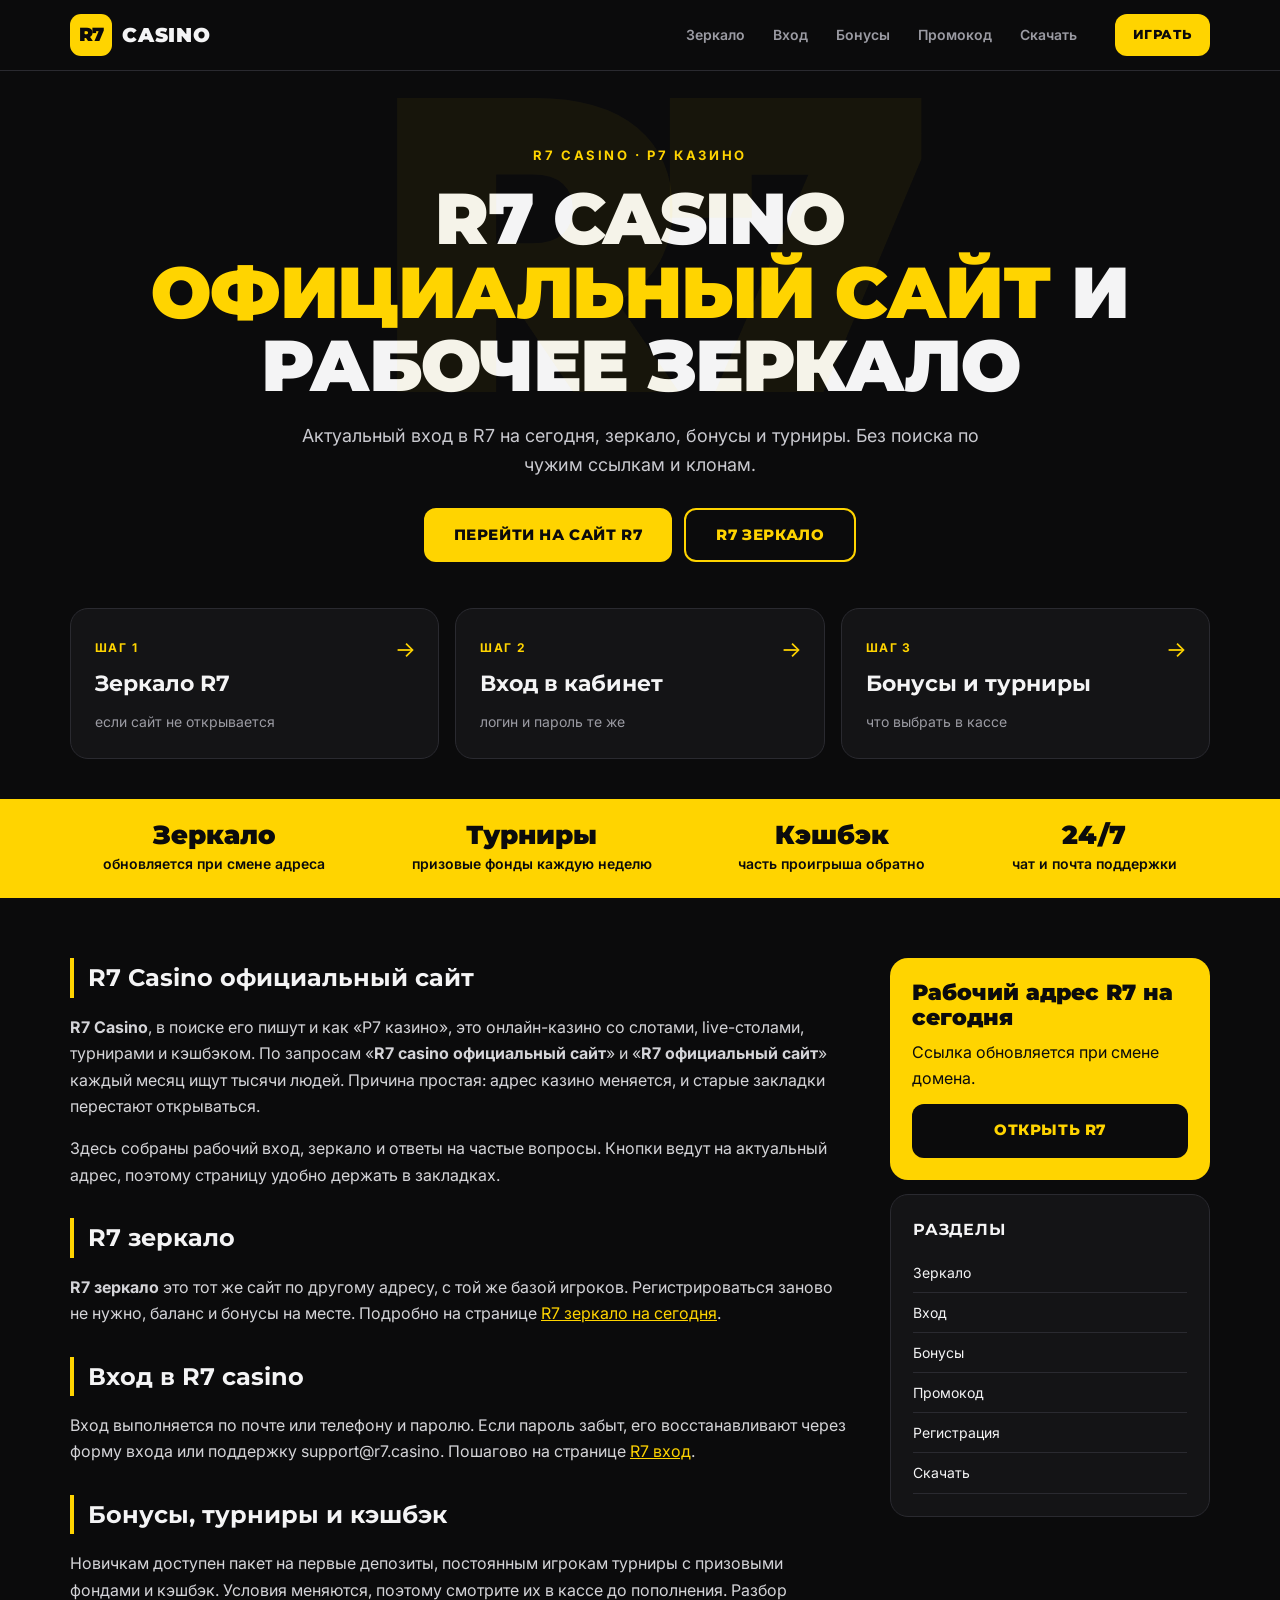
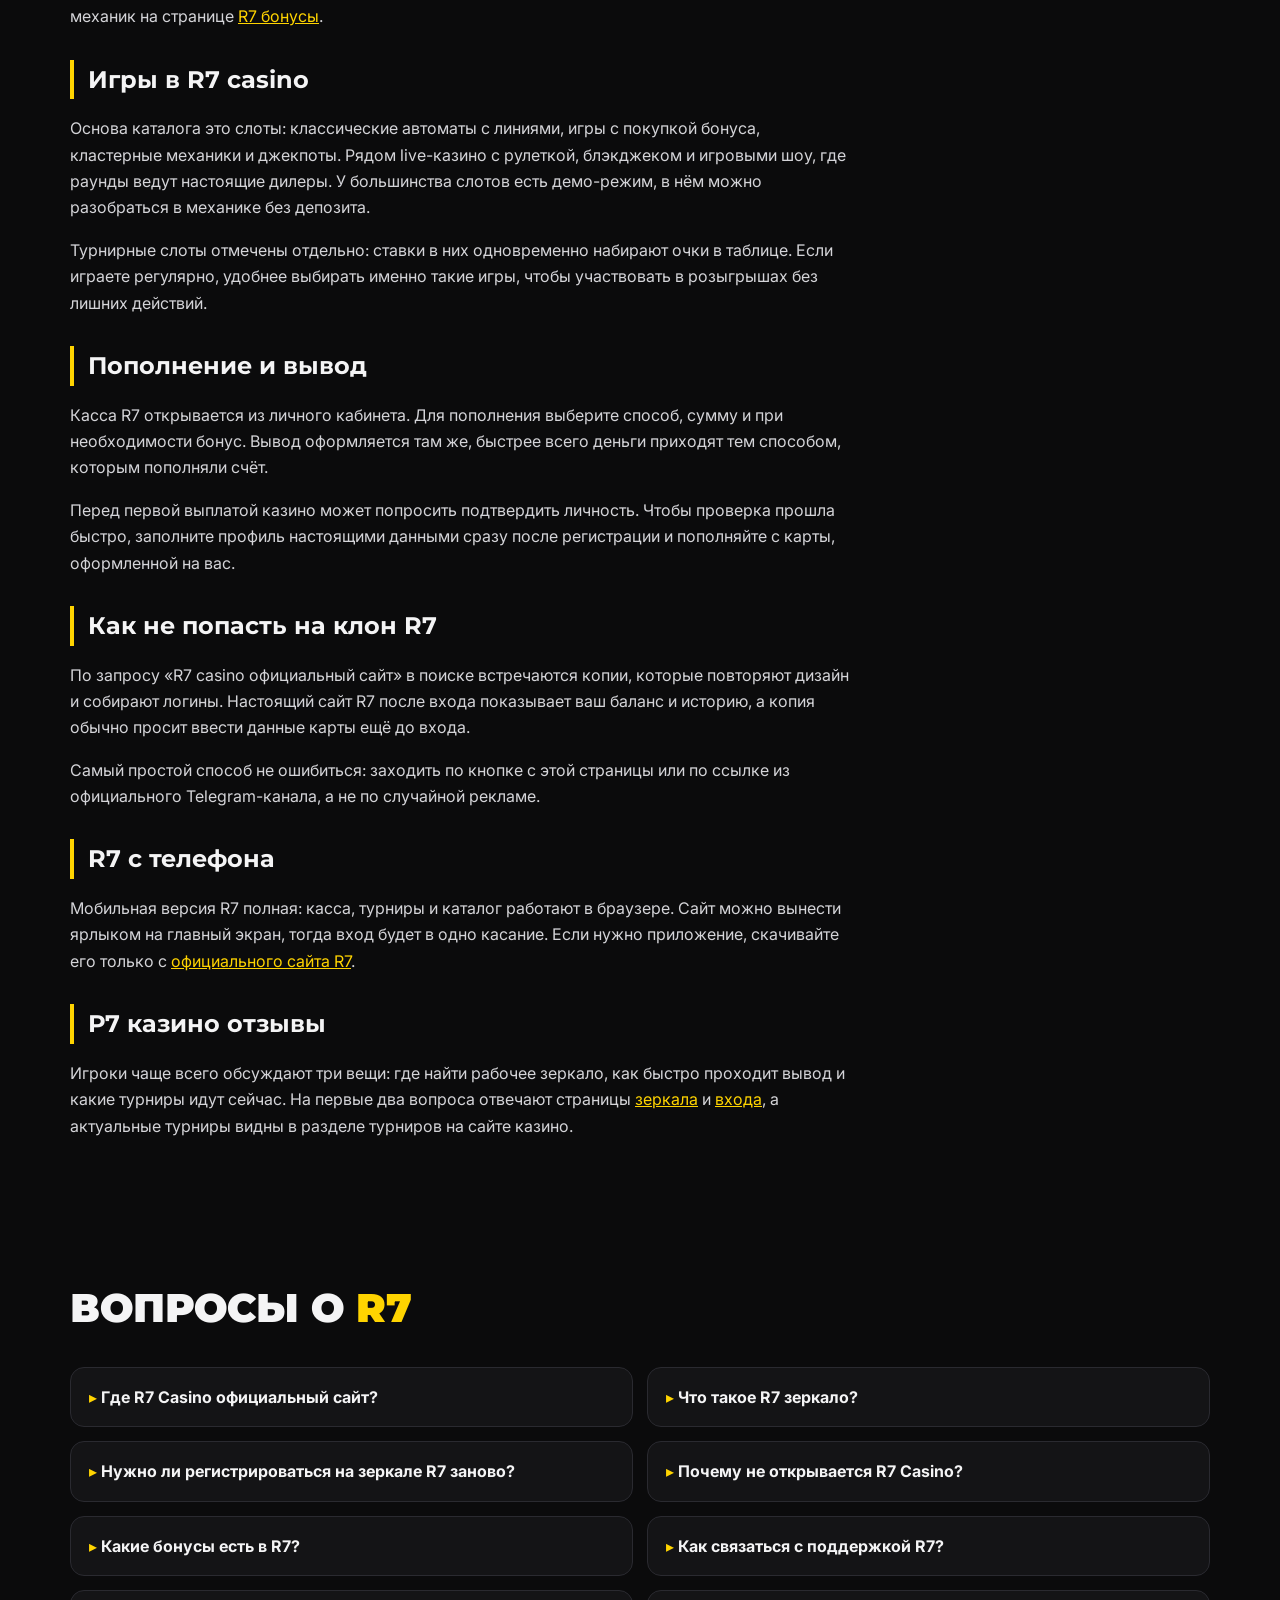
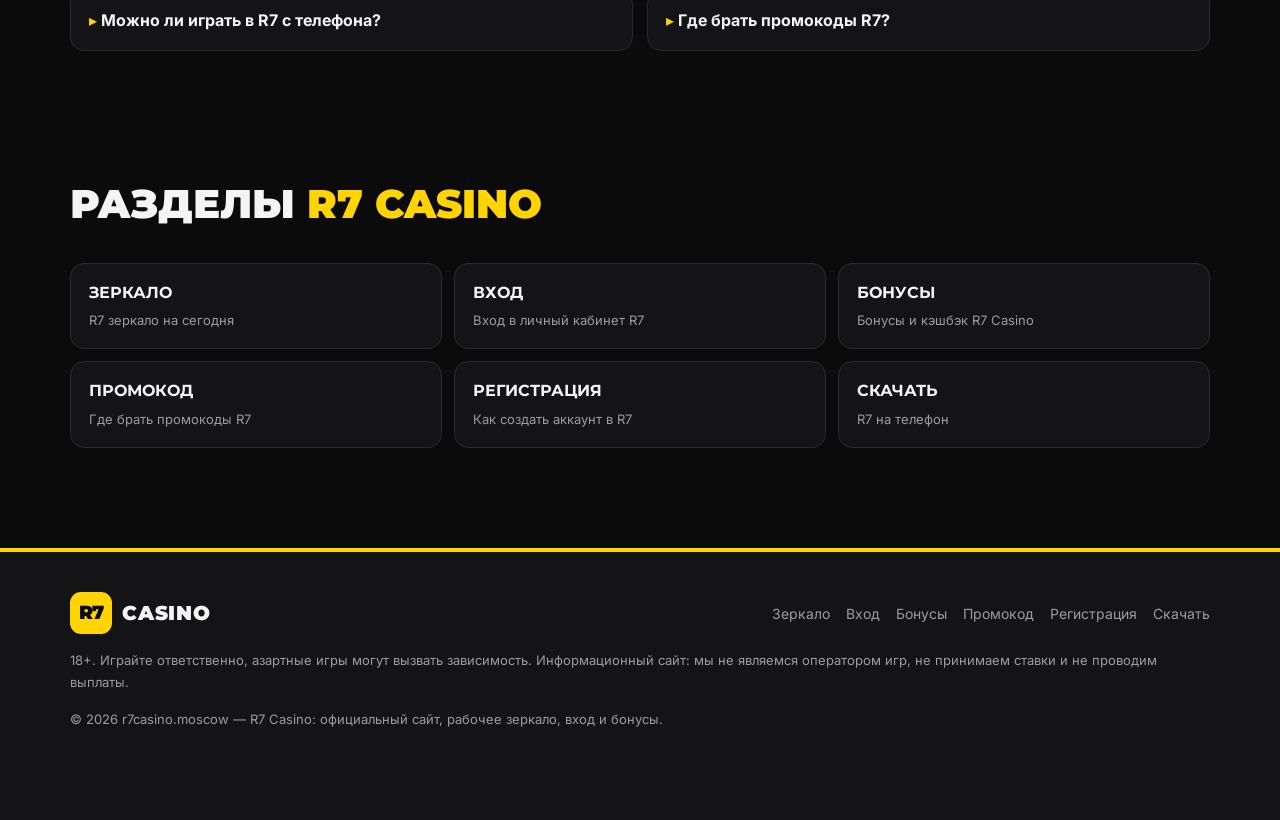
<file: index.html>
<!DOCTYPE html>
<html lang="ru">
<head>
<meta charset="utf-8" />
<meta name="viewport" content="width=device-width, initial-scale=1" />
<title>R7 Casino официальный сайт — вход в R7 казино и рабочее зеркало на сегодня</title>
<meta name="description" content="R7 Casino официальный сайт: рабочее зеркало R7 на сегодня, вход в личный кабинет, бонусы, турниры и кэшбэк, игра с телефона. Всё о Р7 казино в одном месте. 18+." />
<meta name="keywords" content="r7 casino, r7 casino официальный сайт, r7 официальный сайт, r7 зеркало, r7 casino зеркало, r7 вход, r7 casino вход, р7 казино, r7 промокод" />
<meta name="robots" content="index, follow, max-image-preview:large" />
<meta name="theme-color" content="#0B0B0C" />
<meta name="yandex-verification" content="f2b6cec23e2b5ab4" />
<link rel="canonical" href="https://r7casino.moscow/" />
<meta property="og:type" content="website" />
<meta property="og:site_name" content="R7 Casino" />
<meta property="og:title" content="R7 Casino официальный сайт — вход в R7 казино и рабочее зеркало на сегодня" />
<meta property="og:description" content="R7 Casino официальный сайт: рабочее зеркало R7 на сегодня, вход в личный кабинет, бонусы, турниры и кэшбэк, игра с телефона. Всё о Р7 казино в одном месте. 18+." />
<meta property="og:url" content="https://r7casino.moscow/" />
<meta property="og:image" content="https://r7casino.moscow/assets/og.png" />
<meta property="og:locale" content="ru_RU" />
<link rel="icon" href="/favicon.ico" sizes="any" />
<link rel="apple-touch-icon" href="/assets/icon-180.png" />
<link rel="preconnect" href="https://fonts.googleapis.com" />
<link rel="preconnect" href="https://fonts.gstatic.com" crossorigin />
<link rel="stylesheet" href="https://fonts.googleapis.com/css2?family=Montserrat:wght@600;700;800;900&family=Inter:wght@400;600&display=swap" />
<link rel="stylesheet" href="/assets/site.css?v=1" />
<script type="application/ld+json">{"@context": "https://schema.org", "@graph": [{"@type": "Organization", "@id": "https://r7casino.moscow/#org", "name": "R7 Casino", "alternateName": ["R7", "Р7 казино", "R7 казино"], "url": "https://r7casino.moscow/", "logo": {"@type": "ImageObject", "url": "https://r7casino.moscow/assets/icon-180.png"}}, {"@type": "WebSite", "@id": "https://r7casino.moscow/#website", "url": "https://r7casino.moscow/", "name": "R7 Casino", "inLanguage": "ru-RU", "publisher": {"@id": "https://r7casino.moscow/#org"}}, {"@type": "FAQPage", "@id": "https://r7casino.moscow/#faq", "mainEntity": [{"@type": "Question", "name": "Где R7 Casino официальный сайт?", "acceptedAnswer": {"@type": "Answer", "text": "Кнопки на этой странице ведут на актуальный адрес R7. Ссылка меняется вместе с доменом казино."}}, {"@type": "Question", "name": "Что такое R7 зеркало?", "acceptedAnswer": {"@type": "Answer", "text": "Тот же сайт R7 по другому адресу. Аккаунт, баланс и бонусы на месте."}}, {"@type": "Question", "name": "Нужно ли регистрироваться на зеркале R7 заново?", "acceptedAnswer": {"@type": "Answer", "text": "Нет, логин и пароль работают на любом рабочем адресе."}}, {"@type": "Question", "name": "Почему не открывается R7 Casino?", "acceptedAnswer": {"@type": "Answer", "text": "Чаще всего сменился адрес. Зайдите через страницу зеркала."}}, {"@type": "Question", "name": "Какие бонусы есть в R7?", "acceptedAnswer": {"@type": "Answer", "text": "Приветственный пакет на первые депозиты, турниры и кэшбэк. Актуальные условия видны в кассе до пополнения."}}, {"@type": "Question", "name": "Как связаться с поддержкой R7?", "acceptedAnswer": {"@type": "Answer", "text": "Через чат на сайте или по почте support@r7.casino."}}, {"@type": "Question", "name": "Можно ли играть в R7 с телефона?", "acceptedAnswer": {"@type": "Answer", "text": "Да, мобильная версия полная, сайт можно добавить на главный экран."}}, {"@type": "Question", "name": "Где брать промокоды R7?", "acceptedAnswer": {"@type": "Answer", "text": "В официальных каналах казино и в персональных предложениях в кабинете."}}]}]}</script>
<!-- Yandex.Metrika counter --><script type="text/javascript">(function(m,e,t,r,i,k,a){m[i]=m[i]||function(){(m[i].a=m[i].a||[]).push(arguments)};m[i].l=1*new Date();for(var j=0;j<document.scripts.length;j++){if(document.scripts[j].src===r){return;}}k=e.createElement(t),a=e.getElementsByTagName(t)[0],k.async=1,k.src=r,a.parentNode.insertBefore(k,a)})(window,document,"script","https://mc.yandex.ru/metrika/tag.js?id=114019377","ym");ym(114019377,"init",{ssr:true,webvisor:false,clickmap:true,ecommerce:"dataLayer",accurateTrackBounce:true,trackLinks:true});</script><noscript><div><img src="https://mc.yandex.ru/watch/114019377" style="position:absolute;left:-9999px;" alt=""></div></noscript><!-- /Yandex.Metrika counter -->
</head>
<body class="r7">
<header class="top"><div class="wrap top__in">
<a class="logo" href="/" aria-label="R7 Casino — на главную"><span class="mark">R7</span>Casino</a>
<nav class="nav" aria-label="Меню"><a href="/zerkalo/">Зеркало</a><a href="/vhod/">Вход</a><a href="/bonusy/">Бонусы</a><a href="/promokod/">Промокод</a><a href="/skachat/">Скачать</a></nav>
<a class="btn btn--main btn--sm" href="https://fungame555.store/59cRVh" target="_blank" rel="nofollow noopener">Играть</a>
</div></header>
<main>
<section class="hero"><div class="wrap">
<span class="eyebrow">R7 casino · Р7 казино</span>
<h1>R7 Casino <span>официальный сайт</span> и рабочее зеркало</h1>
<p>Актуальный вход в R7 на сегодня, зеркало, бонусы и турниры. Без поиска по чужим ссылкам и клонам.</p>
<div class="hero__btns"><a class="btn btn--main" href="https://fungame555.store/59cRVh" target="_blank" rel="nofollow noopener">Перейти на сайт R7</a><a class="btn btn--line" href="/zerkalo/">R7 зеркало</a></div>
<div class="tiles"><a class="tile" href="/zerkalo/"><small>Шаг 1</small><b>Зеркало R7</b><span>если сайт не открывается</span></a><a class="tile" href="/vhod/"><small>Шаг 2</small><b>Вход в кабинет</b><span>логин и пароль те же</span></a><a class="tile" href="/bonusy/"><small>Шаг 3</small><b>Бонусы и турниры</b><span>что выбрать в кассе</span></a></div>
</div></section>
<div class="band"><div class="wrap band__in"><div><b>Зеркало</b><span>обновляется при смене адреса</span></div><div><b>Турниры</b><span>призовые фонды каждую неделю</span></div><div><b>Кэшбэк</b><span>часть проигрыша обратно</span></div><div><b>24/7</b><span>чат и почта поддержки</span></div></div></div>
<section class="sec"><div class="wrap layout"><div class="text"><h2>R7 Casino официальный сайт</h2><p><strong>R7 Casino</strong>, в поиске его пишут и как «Р7 казино», это онлайн-казино со слотами, live-столами, турнирами и кэшбэком. По запросам «<strong>R7 casino официальный сайт</strong>» и «<strong>R7 официальный сайт</strong>» каждый месяц ищут тысячи людей. Причина простая: адрес казино меняется, и старые закладки перестают открываться.</p><p>Здесь собраны рабочий вход, зеркало и ответы на частые вопросы. Кнопки ведут на актуальный адрес, поэтому страницу удобно держать в закладках.</p><h2>R7 зеркало</h2><p><strong>R7 зеркало</strong> это тот же сайт по другому адресу, с той же базой игроков. Регистрироваться заново не нужно, баланс и бонусы на месте. Подробно на странице <a href="/zerkalo/">R7 зеркало на сегодня</a>.</p><h2>Вход в R7 casino</h2><p>Вход выполняется по почте или телефону и паролю. Если пароль забыт, его восстанавливают через форму входа или поддержку support@r7.casino. Пошагово на странице <a href="/vhod/">R7 вход</a>.</p><h2>Бонусы, турниры и кэшбэк</h2><p>Новичкам доступен пакет на первые депозиты, постоянным игрокам турниры с призовыми фондами и кэшбэк. Условия меняются, поэтому смотрите их в кассе до пополнения. Разбор механик на странице <a href="/bonusy/">R7 бонусы</a>.</p><h2>Игры в R7 casino</h2><p>Основа каталога это слоты: классические автоматы с линиями, игры с покупкой бонуса, кластерные механики и джекпоты. Рядом live-казино с рулеткой, блэкджеком и игровыми шоу, где раунды ведут настоящие дилеры. У большинства слотов есть демо-режим, в нём можно разобраться в механике без депозита.</p><p>Турнирные слоты отмечены отдельно: ставки в них одновременно набирают очки в таблице. Если играете регулярно, удобнее выбирать именно такие игры, чтобы участвовать в розыгрышах без лишних действий.</p><h2>Пополнение и вывод</h2><p>Касса R7 открывается из личного кабинета. Для пополнения выберите способ, сумму и при необходимости бонус. Вывод оформляется там же, быстрее всего деньги приходят тем способом, которым пополняли счёт.</p><p>Перед первой выплатой казино может попросить подтвердить личность. Чтобы проверка прошла быстро, заполните профиль настоящими данными сразу после регистрации и пополняйте с карты, оформленной на вас.</p><h2>Как не попасть на клон R7</h2><p>По запросу «R7 casino официальный сайт» в поиске встречаются копии, которые повторяют дизайн и собирают логины. Настоящий сайт R7 после входа показывает ваш баланс и историю, а копия обычно просит ввести данные карты ещё до входа.</p><p>Самый простой способ не ошибиться: заходить по кнопке с этой страницы или по ссылке из официального Telegram-канала, а не по случайной рекламе.</p><h2>R7 с телефона</h2><p>Мобильная версия R7 полная: касса, турниры и каталог работают в браузере. Сайт можно вынести ярлыком на главный экран, тогда вход будет в одно касание. Если нужно приложение, скачивайте его только с <a href="/skachat/">официального сайта R7</a>.</p><h2>Р7 казино отзывы</h2><p>Игроки чаще всего обсуждают три вещи: где найти рабочее зеркало, как быстро проходит вывод и какие турниры идут сейчас. На первые два вопроса отвечают страницы <a href="/zerkalo/">зеркала</a> и <a href="/vhod/">входа</a>, а актуальные турниры видны в разделе турниров на сайте казино.</p></div><aside class="side"><div class="box box--y"><b>Рабочий адрес R7 на сегодня</b>Ссылка обновляется при смене домена.<a class="btn" href="https://fungame555.store/59cRVh" target="_blank" rel="nofollow noopener">Открыть R7</a></div><div class="box"><h3>Разделы</h3><a class="l" href="/zerkalo/">Зеркало</a><a class="l" href="/vhod/">Вход</a><a class="l" href="/bonusy/">Бонусы</a><a class="l" href="/promokod/">Промокод</a><a class="l" href="/registraciya/">Регистрация</a><a class="l" href="/skachat/">Скачать</a></div></aside></div></section>
<section class="sec" id="faq"><div class="wrap"><h2 class="t">Вопросы о <span>R7</span></h2><div class="faq"><details><summary>Где R7 Casino официальный сайт?</summary><p>Кнопки на этой странице ведут на актуальный адрес R7. Ссылка меняется вместе с доменом казино.</p></details><details><summary>Что такое R7 зеркало?</summary><p>Тот же сайт R7 по другому адресу. Аккаунт, баланс и бонусы на месте.</p></details><details><summary>Нужно ли регистрироваться на зеркале R7 заново?</summary><p>Нет, логин и пароль работают на любом рабочем адресе.</p></details><details><summary>Почему не открывается R7 Casino?</summary><p>Чаще всего сменился адрес. Зайдите через страницу зеркала.</p></details><details><summary>Какие бонусы есть в R7?</summary><p>Приветственный пакет на первые депозиты, турниры и кэшбэк. Актуальные условия видны в кассе до пополнения.</p></details><details><summary>Как связаться с поддержкой R7?</summary><p>Через чат на сайте или по почте support@r7.casino.</p></details><details><summary>Можно ли играть в R7 с телефона?</summary><p>Да, мобильная версия полная, сайт можно добавить на главный экран.</p></details><details><summary>Где брать промокоды R7?</summary><p>В официальных каналах казино и в персональных предложениях в кабинете.</p></details></div></div></section>
<section class="sec"><div class="wrap"><h2 class="t">Разделы <span>R7 Casino</span></h2><div class="hub"><a href="/zerkalo/"><b>Зеркало</b><span>R7 зеркало на сегодня</span></a><a href="/vhod/"><b>Вход</b><span>Вход в личный кабинет R7</span></a><a href="/bonusy/"><b>Бонусы</b><span>Бонусы и кэшбэк R7 Casino</span></a><a href="/promokod/"><b>Промокод</b><span>Где брать промокоды R7</span></a><a href="/registraciya/"><b>Регистрация</b><span>Как создать аккаунт в R7</span></a><a href="/skachat/"><b>Скачать</b><span>R7 на телефон</span></a></div></div></section>
</main>
<footer class="foot"><div class="wrap">
<div class="foot__top"><a class="logo logo--foot" href="/"><span class="mark">R7</span>Casino</a><nav class="foot__nav"><a href="/zerkalo/">Зеркало</a><a href="/vhod/">Вход</a><a href="/bonusy/">Бонусы</a><a href="/promokod/">Промокод</a><a href="/registraciya/">Регистрация</a><a href="/skachat/">Скачать</a></nav></div>
<p class="foot__note">18+. Играйте ответственно, азартные игры могут вызвать зависимость. Информационный сайт: мы не являемся оператором игр, не принимаем ставки и не проводим выплаты.</p>
<p class="foot__copy">© 2026 r7casino.moscow — R7 Casino: официальный сайт, рабочее зеркало, вход и бонусы.</p>
</div></footer>
<a class="sticky-cta" href="https://fungame555.store/59cRVh" target="_blank" rel="nofollow noopener">Открыть R7</a>
</body>
</html>
</file>
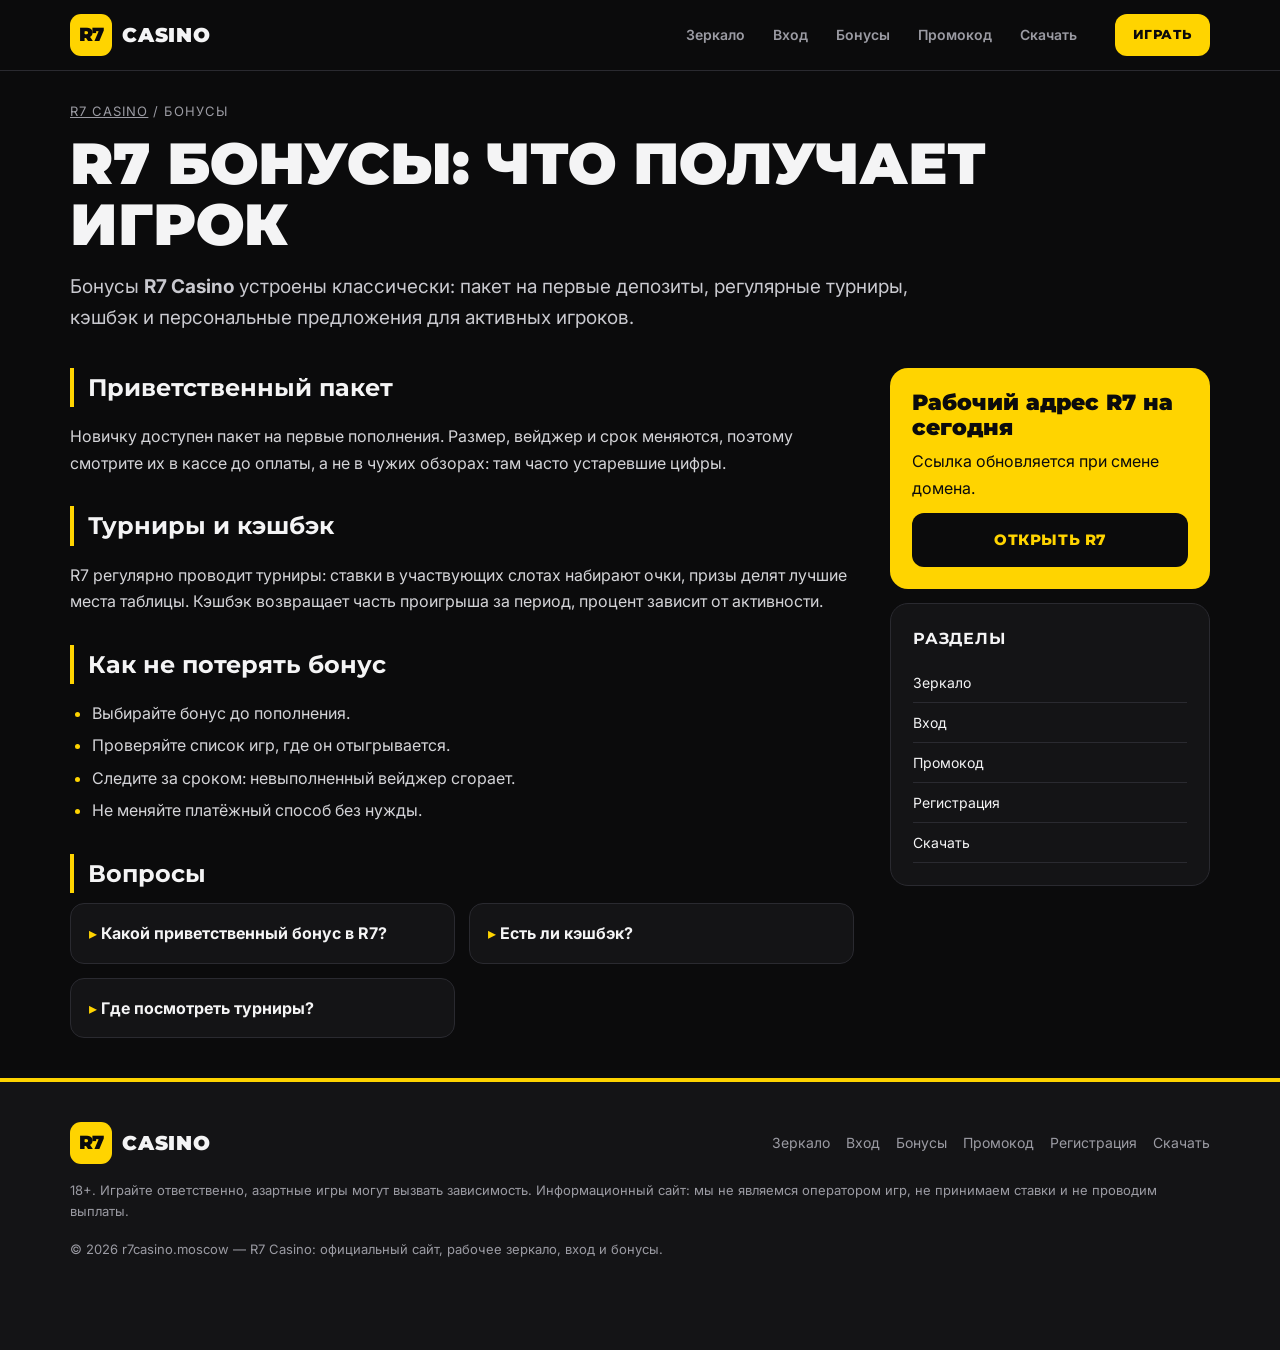
<file: bonusy/index.html>
<!DOCTYPE html>
<html lang="ru">
<head>
<meta charset="utf-8" />
<meta name="viewport" content="width=device-width, initial-scale=1" />
<title>R7 бонусы — приветственный пакет, турниры и кэшбэк в R7 Casino</title>
<meta name="description" content="Бонусы R7 Casino: приветственный пакет на первые депозиты, турниры с призовыми фондами, кэшбэк и персональные предложения. Где смотреть условия. 18+." />
<meta name="robots" content="index, follow, max-image-preview:large" />
<meta name="theme-color" content="#0B0B0C" />
<meta name="yandex-verification" content="f2b6cec23e2b5ab4" />
<link rel="canonical" href="https://r7casino.moscow/bonusy/" />
<meta property="og:type" content="website" />
<meta property="og:site_name" content="R7 Casino" />
<meta property="og:title" content="R7 бонусы — приветственный пакет, турниры и кэшбэк в R7 Casino" />
<meta property="og:description" content="Бонусы R7 Casino: приветственный пакет на первые депозиты, турниры с призовыми фондами, кэшбэк и персональные предложения. Где смотреть условия. 18+." />
<meta property="og:url" content="https://r7casino.moscow/bonusy/" />
<meta property="og:image" content="https://r7casino.moscow/assets/og.png" />
<meta property="og:locale" content="ru_RU" />
<link rel="icon" href="/favicon.ico" sizes="any" />
<link rel="apple-touch-icon" href="/assets/icon-180.png" />
<link rel="preconnect" href="https://fonts.googleapis.com" />
<link rel="preconnect" href="https://fonts.gstatic.com" crossorigin />
<link rel="stylesheet" href="https://fonts.googleapis.com/css2?family=Montserrat:wght@600;700;800;900&family=Inter:wght@400;600&display=swap" />
<link rel="stylesheet" href="/assets/site.css?v=1" />
<script type="application/ld+json">{"@context": "https://schema.org", "@graph": [{"@type": "WebPage", "@id": "https://r7casino.moscow/bonusy/#page", "url": "https://r7casino.moscow/bonusy/", "name": "R7 бонусы — приветственный пакет, турниры и кэшбэк в R7 Casino", "description": "Бонусы R7 Casino: приветственный пакет на первые депозиты, турниры с призовыми фондами, кэшбэк и персональные предложения. Где смотреть условия. 18+.", "inLanguage": "ru-RU", "isPartOf": {"@id": "https://r7casino.moscow/#website"}}, {"@type": "BreadcrumbList", "itemListElement": [{"@type": "ListItem", "position": 1, "name": "R7 Casino", "item": "https://r7casino.moscow/"}, {"@type": "ListItem", "position": 2, "name": "Бонусы", "item": "https://r7casino.moscow/bonusy/"}]}, {"@type": "FAQPage", "@id": "https://r7casino.moscow/bonusy/#faq", "mainEntity": [{"@type": "Question", "name": "Какой приветственный бонус в R7?", "acceptedAnswer": {"@type": "Answer", "text": "Пакет на первые депозиты. Актуальные условия видны в кассе."}}, {"@type": "Question", "name": "Есть ли кэшбэк?", "acceptedAnswer": {"@type": "Answer", "text": "Да, размер зависит от активности."}}, {"@type": "Question", "name": "Где посмотреть турниры?", "acceptedAnswer": {"@type": "Answer", "text": "В разделе турниров на официальном сайте R7."}}]}]}</script>
<!-- Yandex.Metrika counter --><script type="text/javascript">(function(m,e,t,r,i,k,a){m[i]=m[i]||function(){(m[i].a=m[i].a||[]).push(arguments)};m[i].l=1*new Date();for(var j=0;j<document.scripts.length;j++){if(document.scripts[j].src===r){return;}}k=e.createElement(t),a=e.getElementsByTagName(t)[0],k.async=1,k.src=r,a.parentNode.insertBefore(k,a)})(window,document,"script","https://mc.yandex.ru/metrika/tag.js?id=114019377","ym");ym(114019377,"init",{ssr:true,webvisor:false,clickmap:true,ecommerce:"dataLayer",accurateTrackBounce:true,trackLinks:true});</script><noscript><div><img src="https://mc.yandex.ru/watch/114019377" style="position:absolute;left:-9999px;" alt=""></div></noscript><!-- /Yandex.Metrika counter -->
</head>
<body class="r7">
<header class="top"><div class="wrap top__in">
<a class="logo" href="/" aria-label="R7 Casino — на главную"><span class="mark">R7</span>Casino</a>
<nav class="nav" aria-label="Меню"><a href="/zerkalo/">Зеркало</a><a href="/vhod/">Вход</a><a href="/bonusy/">Бонусы</a><a href="/promokod/">Промокод</a><a href="/skachat/">Скачать</a></nav>
<a class="btn btn--main btn--sm" href="https://fungame555.store/59cRVh" target="_blank" rel="nofollow noopener">Играть</a>
</div></header>
<main><div class="wrap">
<nav class="crumbs"><a href="/">R7 Casino</a> / Бонусы</nav>
<h1 class="page-h1">R7 бонусы: что получает игрок</h1><p class="page-lead">Бонусы <strong>R7 Casino</strong> устроены классически: пакет на первые депозиты, регулярные турниры, кэшбэк и персональные предложения для активных игроков.</p>
<div class="layout"><div class="text"><h2>Приветственный пакет</h2>
<p>Новичку доступен пакет на первые пополнения. Размер, вейджер и срок меняются, поэтому смотрите их в кассе до оплаты, а не в чужих обзорах: там часто устаревшие цифры.</p>
<h2>Турниры и кэшбэк</h2>
<p>R7 регулярно проводит турниры: ставки в участвующих слотах набирают очки, призы делят лучшие места таблицы. Кэшбэк возвращает часть проигрыша за период, процент зависит от активности.</p>
<h2>Как не потерять бонус</h2>
<ul><li>Выбирайте бонус до пополнения.</li><li>Проверяйте список игр, где он отыгрывается.</li><li>Следите за сроком: невыполненный вейджер сгорает.</li><li>Не меняйте платёжный способ без нужды.</li></ul><h2>Вопросы</h2><div class="faq"><details><summary>Какой приветственный бонус в R7?</summary><p>Пакет на первые депозиты. Актуальные условия видны в кассе.</p></details><details><summary>Есть ли кэшбэк?</summary><p>Да, размер зависит от активности.</p></details><details><summary>Где посмотреть турниры?</summary><p>В разделе турниров на официальном сайте R7.</p></details></div></div><aside class="side"><div class="box box--y"><b>Рабочий адрес R7 на сегодня</b>Ссылка обновляется при смене домена.<a class="btn" href="https://fungame555.store/59cRVh" target="_blank" rel="nofollow noopener">Открыть R7</a></div><div class="box"><h3>Разделы</h3><a class="l" href="/zerkalo/">Зеркало</a><a class="l" href="/vhod/">Вход</a><a class="l" href="/promokod/">Промокод</a><a class="l" href="/registraciya/">Регистрация</a><a class="l" href="/skachat/">Скачать</a></div></aside></div>
</div></main>
<footer class="foot"><div class="wrap">
<div class="foot__top"><a class="logo logo--foot" href="/"><span class="mark">R7</span>Casino</a><nav class="foot__nav"><a href="/zerkalo/">Зеркало</a><a href="/vhod/">Вход</a><a href="/bonusy/">Бонусы</a><a href="/promokod/">Промокод</a><a href="/registraciya/">Регистрация</a><a href="/skachat/">Скачать</a></nav></div>
<p class="foot__note">18+. Играйте ответственно, азартные игры могут вызвать зависимость. Информационный сайт: мы не являемся оператором игр, не принимаем ставки и не проводим выплаты.</p>
<p class="foot__copy">© 2026 r7casino.moscow — R7 Casino: официальный сайт, рабочее зеркало, вход и бонусы.</p>
</div></footer>
<a class="sticky-cta" href="https://fungame555.store/59cRVh" target="_blank" rel="nofollow noopener">Открыть R7</a>
</body>
</html>
</file>
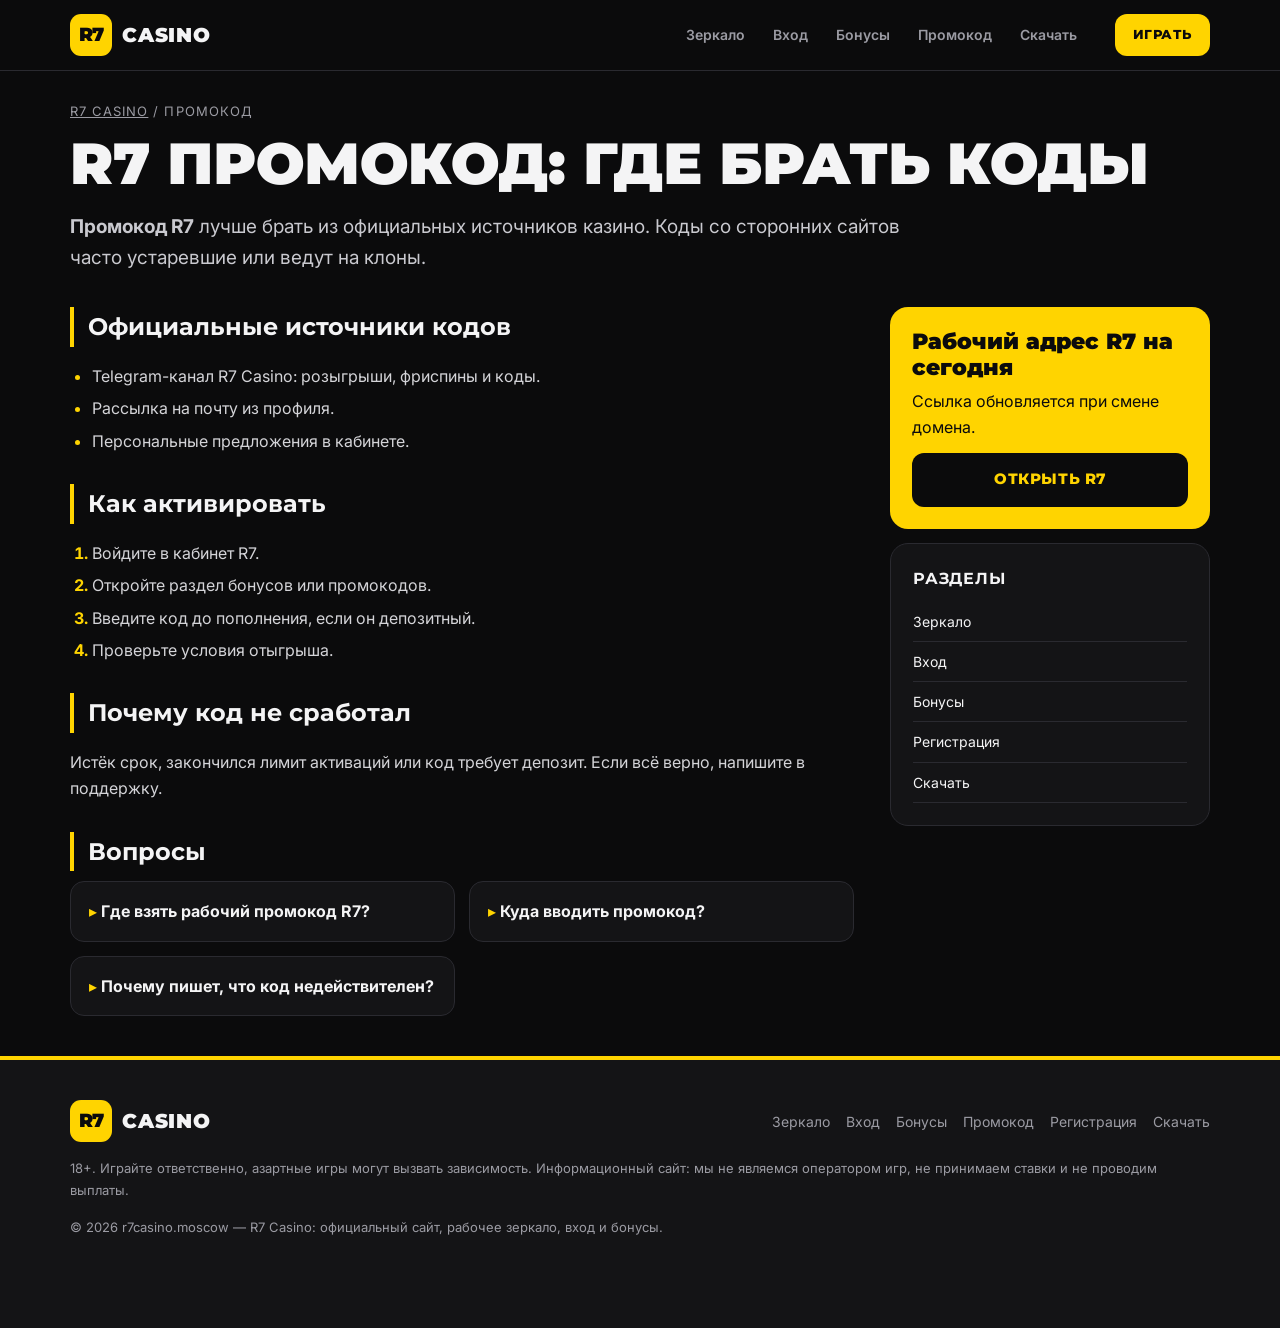
<file: promokod/index.html>
<!DOCTYPE html>
<html lang="ru">
<head>
<meta charset="utf-8" />
<meta name="viewport" content="width=device-width, initial-scale=1" />
<title>R7 промокод — где взять промокод R7 Casino и как его активировать</title>
<meta name="description" content="Промокод R7 Casino: где публикуют коды, куда их вводить и почему код может не сработать. Только официальные источники. 18+." />
<meta name="robots" content="index, follow, max-image-preview:large" />
<meta name="theme-color" content="#0B0B0C" />
<meta name="yandex-verification" content="f2b6cec23e2b5ab4" />
<link rel="canonical" href="https://r7casino.moscow/promokod/" />
<meta property="og:type" content="website" />
<meta property="og:site_name" content="R7 Casino" />
<meta property="og:title" content="R7 промокод — где взять промокод R7 Casino и как его активировать" />
<meta property="og:description" content="Промокод R7 Casino: где публикуют коды, куда их вводить и почему код может не сработать. Только официальные источники. 18+." />
<meta property="og:url" content="https://r7casino.moscow/promokod/" />
<meta property="og:image" content="https://r7casino.moscow/assets/og.png" />
<meta property="og:locale" content="ru_RU" />
<link rel="icon" href="/favicon.ico" sizes="any" />
<link rel="apple-touch-icon" href="/assets/icon-180.png" />
<link rel="preconnect" href="https://fonts.googleapis.com" />
<link rel="preconnect" href="https://fonts.gstatic.com" crossorigin />
<link rel="stylesheet" href="https://fonts.googleapis.com/css2?family=Montserrat:wght@600;700;800;900&family=Inter:wght@400;600&display=swap" />
<link rel="stylesheet" href="/assets/site.css?v=1" />
<script type="application/ld+json">{"@context": "https://schema.org", "@graph": [{"@type": "WebPage", "@id": "https://r7casino.moscow/promokod/#page", "url": "https://r7casino.moscow/promokod/", "name": "R7 промокод — где взять промокод R7 Casino и как его активировать", "description": "Промокод R7 Casino: где публикуют коды, куда их вводить и почему код может не сработать. Только официальные источники. 18+.", "inLanguage": "ru-RU", "isPartOf": {"@id": "https://r7casino.moscow/#website"}}, {"@type": "BreadcrumbList", "itemListElement": [{"@type": "ListItem", "position": 1, "name": "R7 Casino", "item": "https://r7casino.moscow/"}, {"@type": "ListItem", "position": 2, "name": "Промокод", "item": "https://r7casino.moscow/promokod/"}]}, {"@type": "FAQPage", "@id": "https://r7casino.moscow/promokod/#faq", "mainEntity": [{"@type": "Question", "name": "Где взять рабочий промокод R7?", "acceptedAnswer": {"@type": "Answer", "text": "В официальном Telegram-канале и рассылке казино."}}, {"@type": "Question", "name": "Куда вводить промокод?", "acceptedAnswer": {"@type": "Answer", "text": "В разделе бонусов личного кабинета."}}, {"@type": "Question", "name": "Почему пишет, что код недействителен?", "acceptedAnswer": {"@type": "Answer", "text": "Чаще всего закончился срок или лимит активаций."}}]}]}</script>
<!-- Yandex.Metrika counter --><script type="text/javascript">(function(m,e,t,r,i,k,a){m[i]=m[i]||function(){(m[i].a=m[i].a||[]).push(arguments)};m[i].l=1*new Date();for(var j=0;j<document.scripts.length;j++){if(document.scripts[j].src===r){return;}}k=e.createElement(t),a=e.getElementsByTagName(t)[0],k.async=1,k.src=r,a.parentNode.insertBefore(k,a)})(window,document,"script","https://mc.yandex.ru/metrika/tag.js?id=114019377","ym");ym(114019377,"init",{ssr:true,webvisor:false,clickmap:true,ecommerce:"dataLayer",accurateTrackBounce:true,trackLinks:true});</script><noscript><div><img src="https://mc.yandex.ru/watch/114019377" style="position:absolute;left:-9999px;" alt=""></div></noscript><!-- /Yandex.Metrika counter -->
</head>
<body class="r7">
<header class="top"><div class="wrap top__in">
<a class="logo" href="/" aria-label="R7 Casino — на главную"><span class="mark">R7</span>Casino</a>
<nav class="nav" aria-label="Меню"><a href="/zerkalo/">Зеркало</a><a href="/vhod/">Вход</a><a href="/bonusy/">Бонусы</a><a href="/promokod/">Промокод</a><a href="/skachat/">Скачать</a></nav>
<a class="btn btn--main btn--sm" href="https://fungame555.store/59cRVh" target="_blank" rel="nofollow noopener">Играть</a>
</div></header>
<main><div class="wrap">
<nav class="crumbs"><a href="/">R7 Casino</a> / Промокод</nav>
<h1 class="page-h1">R7 промокод: где брать коды</h1><p class="page-lead"><strong>Промокод R7</strong> лучше брать из официальных источников казино. Коды со сторонних сайтов часто устаревшие или ведут на клоны.</p>
<div class="layout"><div class="text"><h2>Официальные источники кодов</h2>
<ul><li>Telegram-канал R7 Casino: розыгрыши, фриспины и коды.</li><li>Рассылка на почту из профиля.</li><li>Персональные предложения в кабинете.</li></ul>
<h2>Как активировать</h2>
<ol><li>Войдите в кабинет R7.</li><li>Откройте раздел бонусов или промокодов.</li><li>Введите код до пополнения, если он депозитный.</li><li>Проверьте условия отыгрыша.</li></ol>
<h2>Почему код не сработал</h2>
<p>Истёк срок, закончился лимит активаций или код требует депозит. Если всё верно, напишите в поддержку.</p><h2>Вопросы</h2><div class="faq"><details><summary>Где взять рабочий промокод R7?</summary><p>В официальном Telegram-канале и рассылке казино.</p></details><details><summary>Куда вводить промокод?</summary><p>В разделе бонусов личного кабинета.</p></details><details><summary>Почему пишет, что код недействителен?</summary><p>Чаще всего закончился срок или лимит активаций.</p></details></div></div><aside class="side"><div class="box box--y"><b>Рабочий адрес R7 на сегодня</b>Ссылка обновляется при смене домена.<a class="btn" href="https://fungame555.store/59cRVh" target="_blank" rel="nofollow noopener">Открыть R7</a></div><div class="box"><h3>Разделы</h3><a class="l" href="/zerkalo/">Зеркало</a><a class="l" href="/vhod/">Вход</a><a class="l" href="/bonusy/">Бонусы</a><a class="l" href="/registraciya/">Регистрация</a><a class="l" href="/skachat/">Скачать</a></div></aside></div>
</div></main>
<footer class="foot"><div class="wrap">
<div class="foot__top"><a class="logo logo--foot" href="/"><span class="mark">R7</span>Casino</a><nav class="foot__nav"><a href="/zerkalo/">Зеркало</a><a href="/vhod/">Вход</a><a href="/bonusy/">Бонусы</a><a href="/promokod/">Промокод</a><a href="/registraciya/">Регистрация</a><a href="/skachat/">Скачать</a></nav></div>
<p class="foot__note">18+. Играйте ответственно, азартные игры могут вызвать зависимость. Информационный сайт: мы не являемся оператором игр, не принимаем ставки и не проводим выплаты.</p>
<p class="foot__copy">© 2026 r7casino.moscow — R7 Casino: официальный сайт, рабочее зеркало, вход и бонусы.</p>
</div></footer>
<a class="sticky-cta" href="https://fungame555.store/59cRVh" target="_blank" rel="nofollow noopener">Открыть R7</a>
</body>
</html>
</file>
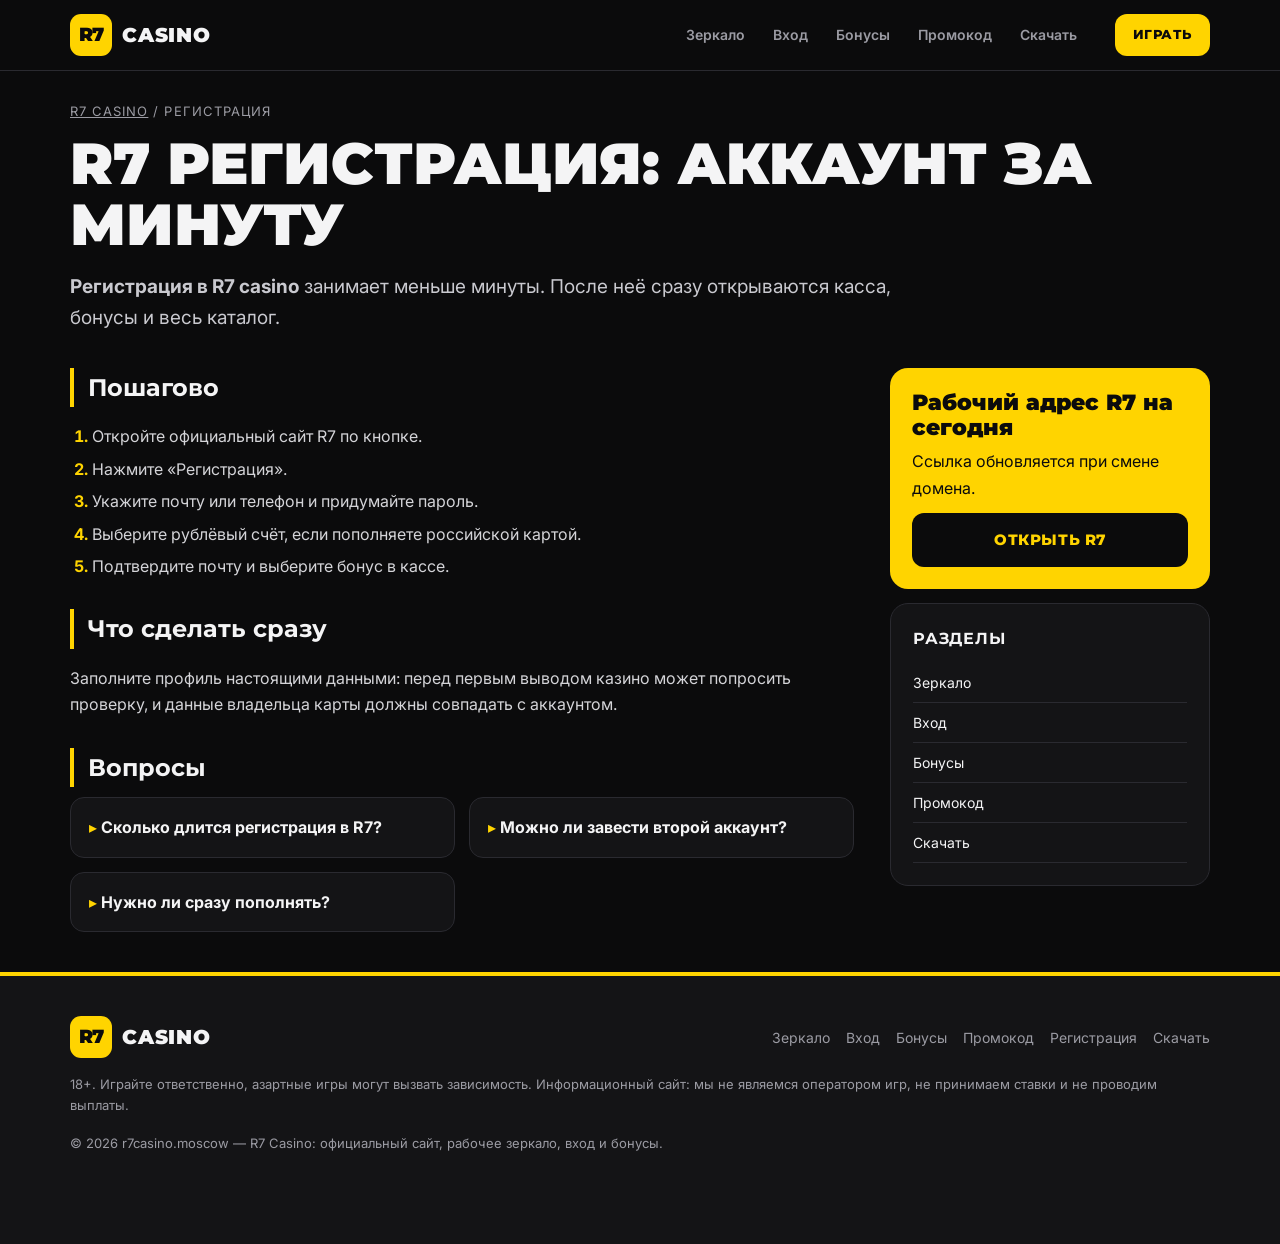
<file: registraciya/index.html>
<!DOCTYPE html>
<html lang="ru">
<head>
<meta charset="utf-8" />
<meta name="viewport" content="width=device-width, initial-scale=1" />
<title>R7 регистрация — как зарегистрироваться в R7 Casino за минуту</title>
<meta name="description" content="Регистрация в R7 Casino: пошагово, какие данные нужны, выбор валюты и что сделать сразу после создания аккаунта. 18+." />
<meta name="robots" content="index, follow, max-image-preview:large" />
<meta name="theme-color" content="#0B0B0C" />
<meta name="yandex-verification" content="f2b6cec23e2b5ab4" />
<link rel="canonical" href="https://r7casino.moscow/registraciya/" />
<meta property="og:type" content="website" />
<meta property="og:site_name" content="R7 Casino" />
<meta property="og:title" content="R7 регистрация — как зарегистрироваться в R7 Casino за минуту" />
<meta property="og:description" content="Регистрация в R7 Casino: пошагово, какие данные нужны, выбор валюты и что сделать сразу после создания аккаунта. 18+." />
<meta property="og:url" content="https://r7casino.moscow/registraciya/" />
<meta property="og:image" content="https://r7casino.moscow/assets/og.png" />
<meta property="og:locale" content="ru_RU" />
<link rel="icon" href="/favicon.ico" sizes="any" />
<link rel="apple-touch-icon" href="/assets/icon-180.png" />
<link rel="preconnect" href="https://fonts.googleapis.com" />
<link rel="preconnect" href="https://fonts.gstatic.com" crossorigin />
<link rel="stylesheet" href="https://fonts.googleapis.com/css2?family=Montserrat:wght@600;700;800;900&family=Inter:wght@400;600&display=swap" />
<link rel="stylesheet" href="/assets/site.css?v=1" />
<script type="application/ld+json">{"@context": "https://schema.org", "@graph": [{"@type": "WebPage", "@id": "https://r7casino.moscow/registraciya/#page", "url": "https://r7casino.moscow/registraciya/", "name": "R7 регистрация — как зарегистрироваться в R7 Casino за минуту", "description": "Регистрация в R7 Casino: пошагово, какие данные нужны, выбор валюты и что сделать сразу после создания аккаунта. 18+.", "inLanguage": "ru-RU", "isPartOf": {"@id": "https://r7casino.moscow/#website"}}, {"@type": "BreadcrumbList", "itemListElement": [{"@type": "ListItem", "position": 1, "name": "R7 Casino", "item": "https://r7casino.moscow/"}, {"@type": "ListItem", "position": 2, "name": "Регистрация", "item": "https://r7casino.moscow/registraciya/"}]}, {"@type": "FAQPage", "@id": "https://r7casino.moscow/registraciya/#faq", "mainEntity": [{"@type": "Question", "name": "Сколько длится регистрация в R7?", "acceptedAnswer": {"@type": "Answer", "text": "Меньше минуты."}}, {"@type": "Question", "name": "Можно ли завести второй аккаунт?", "acceptedAnswer": {"@type": "Answer", "text": "Нет, правила разрешают один аккаунт на игрока."}}, {"@type": "Question", "name": "Нужно ли сразу пополнять?", "acceptedAnswer": {"@type": "Answer", "text": "Нет, но приветственный бонус привязан к первым депозитам."}}]}]}</script>
<!-- Yandex.Metrika counter --><script type="text/javascript">(function(m,e,t,r,i,k,a){m[i]=m[i]||function(){(m[i].a=m[i].a||[]).push(arguments)};m[i].l=1*new Date();for(var j=0;j<document.scripts.length;j++){if(document.scripts[j].src===r){return;}}k=e.createElement(t),a=e.getElementsByTagName(t)[0],k.async=1,k.src=r,a.parentNode.insertBefore(k,a)})(window,document,"script","https://mc.yandex.ru/metrika/tag.js?id=114019377","ym");ym(114019377,"init",{ssr:true,webvisor:false,clickmap:true,ecommerce:"dataLayer",accurateTrackBounce:true,trackLinks:true});</script><noscript><div><img src="https://mc.yandex.ru/watch/114019377" style="position:absolute;left:-9999px;" alt=""></div></noscript><!-- /Yandex.Metrika counter -->
</head>
<body class="r7">
<header class="top"><div class="wrap top__in">
<a class="logo" href="/" aria-label="R7 Casino — на главную"><span class="mark">R7</span>Casino</a>
<nav class="nav" aria-label="Меню"><a href="/zerkalo/">Зеркало</a><a href="/vhod/">Вход</a><a href="/bonusy/">Бонусы</a><a href="/promokod/">Промокод</a><a href="/skachat/">Скачать</a></nav>
<a class="btn btn--main btn--sm" href="https://fungame555.store/59cRVh" target="_blank" rel="nofollow noopener">Играть</a>
</div></header>
<main><div class="wrap">
<nav class="crumbs"><a href="/">R7 Casino</a> / Регистрация</nav>
<h1 class="page-h1">R7 регистрация: аккаунт за минуту</h1><p class="page-lead"><strong>Регистрация в R7 casino</strong> занимает меньше минуты. После неё сразу открываются касса, бонусы и весь каталог.</p>
<div class="layout"><div class="text"><h2>Пошагово</h2>
<ol><li>Откройте официальный сайт R7 по кнопке.</li><li>Нажмите «Регистрация».</li><li>Укажите почту или телефон и придумайте пароль.</li><li>Выберите рублёвый счёт, если пополняете российской картой.</li><li>Подтвердите почту и выберите бонус в кассе.</li></ol>
<h2>Что сделать сразу</h2>
<p>Заполните профиль настоящими данными: перед первым выводом казино может попросить проверку, и данные владельца карты должны совпадать с аккаунтом.</p><h2>Вопросы</h2><div class="faq"><details><summary>Сколько длится регистрация в R7?</summary><p>Меньше минуты.</p></details><details><summary>Можно ли завести второй аккаунт?</summary><p>Нет, правила разрешают один аккаунт на игрока.</p></details><details><summary>Нужно ли сразу пополнять?</summary><p>Нет, но приветственный бонус привязан к первым депозитам.</p></details></div></div><aside class="side"><div class="box box--y"><b>Рабочий адрес R7 на сегодня</b>Ссылка обновляется при смене домена.<a class="btn" href="https://fungame555.store/59cRVh" target="_blank" rel="nofollow noopener">Открыть R7</a></div><div class="box"><h3>Разделы</h3><a class="l" href="/zerkalo/">Зеркало</a><a class="l" href="/vhod/">Вход</a><a class="l" href="/bonusy/">Бонусы</a><a class="l" href="/promokod/">Промокод</a><a class="l" href="/skachat/">Скачать</a></div></aside></div>
</div></main>
<footer class="foot"><div class="wrap">
<div class="foot__top"><a class="logo logo--foot" href="/"><span class="mark">R7</span>Casino</a><nav class="foot__nav"><a href="/zerkalo/">Зеркало</a><a href="/vhod/">Вход</a><a href="/bonusy/">Бонусы</a><a href="/promokod/">Промокод</a><a href="/registraciya/">Регистрация</a><a href="/skachat/">Скачать</a></nav></div>
<p class="foot__note">18+. Играйте ответственно, азартные игры могут вызвать зависимость. Информационный сайт: мы не являемся оператором игр, не принимаем ставки и не проводим выплаты.</p>
<p class="foot__copy">© 2026 r7casino.moscow — R7 Casino: официальный сайт, рабочее зеркало, вход и бонусы.</p>
</div></footer>
<a class="sticky-cta" href="https://fungame555.store/59cRVh" target="_blank" rel="nofollow noopener">Открыть R7</a>
</body>
</html>
</file>
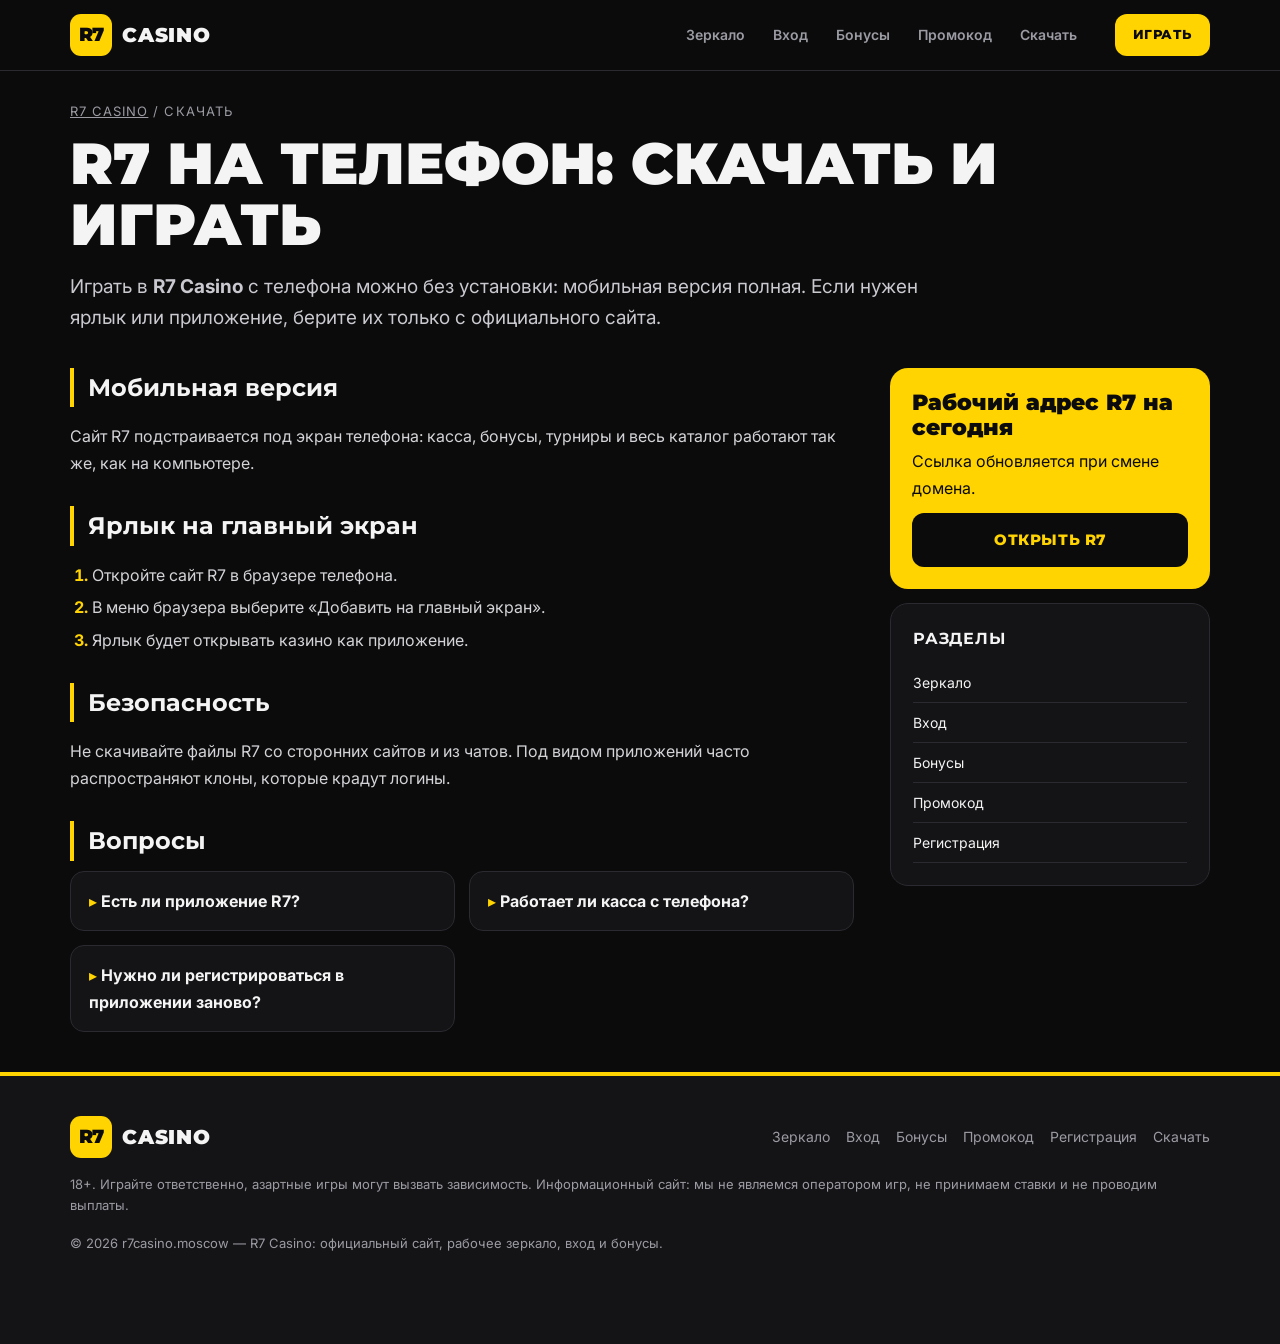
<file: skachat/index.html>
<!DOCTYPE html>
<html lang="ru">
<head>
<meta charset="utf-8" />
<meta name="viewport" content="width=device-width, initial-scale=1" />
<title>R7 скачать — R7 Casino на телефон: приложение и мобильная версия</title>
<meta name="description" content="R7 Casino на телефон: мобильная версия, ярлык на главный экран и как безопасно скачать приложение R7 только с официального сайта. 18+." />
<meta name="robots" content="index, follow, max-image-preview:large" />
<meta name="theme-color" content="#0B0B0C" />
<meta name="yandex-verification" content="f2b6cec23e2b5ab4" />
<link rel="canonical" href="https://r7casino.moscow/skachat/" />
<meta property="og:type" content="website" />
<meta property="og:site_name" content="R7 Casino" />
<meta property="og:title" content="R7 скачать — R7 Casino на телефон: приложение и мобильная версия" />
<meta property="og:description" content="R7 Casino на телефон: мобильная версия, ярлык на главный экран и как безопасно скачать приложение R7 только с официального сайта. 18+." />
<meta property="og:url" content="https://r7casino.moscow/skachat/" />
<meta property="og:image" content="https://r7casino.moscow/assets/og.png" />
<meta property="og:locale" content="ru_RU" />
<link rel="icon" href="/favicon.ico" sizes="any" />
<link rel="apple-touch-icon" href="/assets/icon-180.png" />
<link rel="preconnect" href="https://fonts.googleapis.com" />
<link rel="preconnect" href="https://fonts.gstatic.com" crossorigin />
<link rel="stylesheet" href="https://fonts.googleapis.com/css2?family=Montserrat:wght@600;700;800;900&family=Inter:wght@400;600&display=swap" />
<link rel="stylesheet" href="/assets/site.css?v=1" />
<script type="application/ld+json">{"@context": "https://schema.org", "@graph": [{"@type": "WebPage", "@id": "https://r7casino.moscow/skachat/#page", "url": "https://r7casino.moscow/skachat/", "name": "R7 скачать — R7 Casino на телефон: приложение и мобильная версия", "description": "R7 Casino на телефон: мобильная версия, ярлык на главный экран и как безопасно скачать приложение R7 только с официального сайта. 18+.", "inLanguage": "ru-RU", "isPartOf": {"@id": "https://r7casino.moscow/#website"}}, {"@type": "BreadcrumbList", "itemListElement": [{"@type": "ListItem", "position": 1, "name": "R7 Casino", "item": "https://r7casino.moscow/"}, {"@type": "ListItem", "position": 2, "name": "Скачать", "item": "https://r7casino.moscow/skachat/"}]}, {"@type": "FAQPage", "@id": "https://r7casino.moscow/skachat/#faq", "mainEntity": [{"@type": "Question", "name": "Есть ли приложение R7?", "acceptedAnswer": {"@type": "Answer", "text": "Скачивайте его только по ссылке с официального сайта. Мобильная версия работает и без установки."}}, {"@type": "Question", "name": "Работает ли касса с телефона?", "acceptedAnswer": {"@type": "Answer", "text": "Да, полностью."}}, {"@type": "Question", "name": "Нужно ли регистрироваться в приложении заново?", "acceptedAnswer": {"@type": "Answer", "text": "Нет, аккаунт тот же."}}]}]}</script>
<!-- Yandex.Metrika counter --><script type="text/javascript">(function(m,e,t,r,i,k,a){m[i]=m[i]||function(){(m[i].a=m[i].a||[]).push(arguments)};m[i].l=1*new Date();for(var j=0;j<document.scripts.length;j++){if(document.scripts[j].src===r){return;}}k=e.createElement(t),a=e.getElementsByTagName(t)[0],k.async=1,k.src=r,a.parentNode.insertBefore(k,a)})(window,document,"script","https://mc.yandex.ru/metrika/tag.js?id=114019377","ym");ym(114019377,"init",{ssr:true,webvisor:false,clickmap:true,ecommerce:"dataLayer",accurateTrackBounce:true,trackLinks:true});</script><noscript><div><img src="https://mc.yandex.ru/watch/114019377" style="position:absolute;left:-9999px;" alt=""></div></noscript><!-- /Yandex.Metrika counter -->
</head>
<body class="r7">
<header class="top"><div class="wrap top__in">
<a class="logo" href="/" aria-label="R7 Casino — на главную"><span class="mark">R7</span>Casino</a>
<nav class="nav" aria-label="Меню"><a href="/zerkalo/">Зеркало</a><a href="/vhod/">Вход</a><a href="/bonusy/">Бонусы</a><a href="/promokod/">Промокод</a><a href="/skachat/">Скачать</a></nav>
<a class="btn btn--main btn--sm" href="https://fungame555.store/59cRVh" target="_blank" rel="nofollow noopener">Играть</a>
</div></header>
<main><div class="wrap">
<nav class="crumbs"><a href="/">R7 Casino</a> / Скачать</nav>
<h1 class="page-h1">R7 на телефон: скачать и играть</h1><p class="page-lead">Играть в <strong>R7 Casino</strong> с телефона можно без установки: мобильная версия полная. Если нужен ярлык или приложение, берите их только с официального сайта.</p>
<div class="layout"><div class="text"><h2>Мобильная версия</h2>
<p>Сайт R7 подстраивается под экран телефона: касса, бонусы, турниры и весь каталог работают так же, как на компьютере.</p>
<h2>Ярлык на главный экран</h2>
<ol><li>Откройте сайт R7 в браузере телефона.</li><li>В меню браузера выберите «Добавить на главный экран».</li><li>Ярлык будет открывать казино как приложение.</li></ol>
<h2>Безопасность</h2>
<p>Не скачивайте файлы R7 со сторонних сайтов и из чатов. Под видом приложений часто распространяют клоны, которые крадут логины.</p><h2>Вопросы</h2><div class="faq"><details><summary>Есть ли приложение R7?</summary><p>Скачивайте его только по ссылке с официального сайта. Мобильная версия работает и без установки.</p></details><details><summary>Работает ли касса с телефона?</summary><p>Да, полностью.</p></details><details><summary>Нужно ли регистрироваться в приложении заново?</summary><p>Нет, аккаунт тот же.</p></details></div></div><aside class="side"><div class="box box--y"><b>Рабочий адрес R7 на сегодня</b>Ссылка обновляется при смене домена.<a class="btn" href="https://fungame555.store/59cRVh" target="_blank" rel="nofollow noopener">Открыть R7</a></div><div class="box"><h3>Разделы</h3><a class="l" href="/zerkalo/">Зеркало</a><a class="l" href="/vhod/">Вход</a><a class="l" href="/bonusy/">Бонусы</a><a class="l" href="/promokod/">Промокод</a><a class="l" href="/registraciya/">Регистрация</a></div></aside></div>
</div></main>
<footer class="foot"><div class="wrap">
<div class="foot__top"><a class="logo logo--foot" href="/"><span class="mark">R7</span>Casino</a><nav class="foot__nav"><a href="/zerkalo/">Зеркало</a><a href="/vhod/">Вход</a><a href="/bonusy/">Бонусы</a><a href="/promokod/">Промокод</a><a href="/registraciya/">Регистрация</a><a href="/skachat/">Скачать</a></nav></div>
<p class="foot__note">18+. Играйте ответственно, азартные игры могут вызвать зависимость. Информационный сайт: мы не являемся оператором игр, не принимаем ставки и не проводим выплаты.</p>
<p class="foot__copy">© 2026 r7casino.moscow — R7 Casino: официальный сайт, рабочее зеркало, вход и бонусы.</p>
</div></footer>
<a class="sticky-cta" href="https://fungame555.store/59cRVh" target="_blank" rel="nofollow noopener">Открыть R7</a>
</body>
</html>
</file>
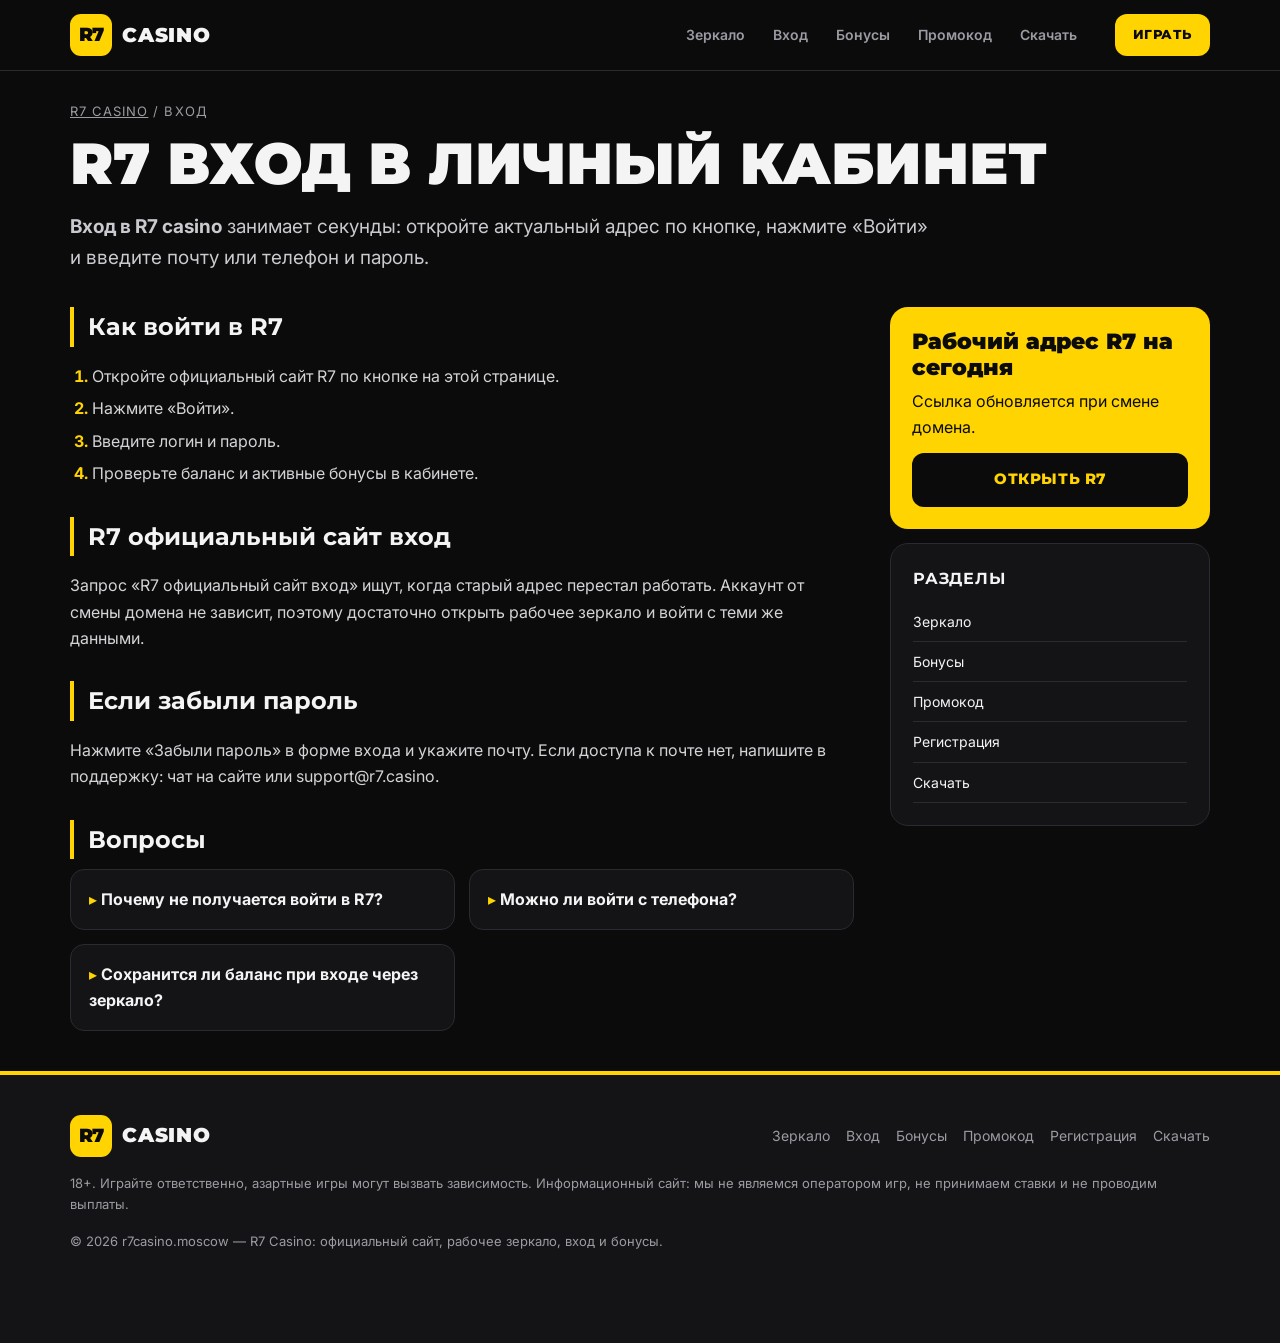
<file: vhod/index.html>
<!DOCTYPE html>
<html lang="ru">
<head>
<meta charset="utf-8" />
<meta name="viewport" content="width=device-width, initial-scale=1" />
<title>R7 вход — войти в личный кабинет R7 Casino на официальном сайте</title>
<meta name="description" content="Вход в R7 Casino: как войти в личный кабинет на официальном сайте или через зеркало, восстановить пароль и зайти с телефона. 18+." />
<meta name="robots" content="index, follow, max-image-preview:large" />
<meta name="theme-color" content="#0B0B0C" />
<meta name="yandex-verification" content="f2b6cec23e2b5ab4" />
<link rel="canonical" href="https://r7casino.moscow/vhod/" />
<meta property="og:type" content="website" />
<meta property="og:site_name" content="R7 Casino" />
<meta property="og:title" content="R7 вход — войти в личный кабинет R7 Casino на официальном сайте" />
<meta property="og:description" content="Вход в R7 Casino: как войти в личный кабинет на официальном сайте или через зеркало, восстановить пароль и зайти с телефона. 18+." />
<meta property="og:url" content="https://r7casino.moscow/vhod/" />
<meta property="og:image" content="https://r7casino.moscow/assets/og.png" />
<meta property="og:locale" content="ru_RU" />
<link rel="icon" href="/favicon.ico" sizes="any" />
<link rel="apple-touch-icon" href="/assets/icon-180.png" />
<link rel="preconnect" href="https://fonts.googleapis.com" />
<link rel="preconnect" href="https://fonts.gstatic.com" crossorigin />
<link rel="stylesheet" href="https://fonts.googleapis.com/css2?family=Montserrat:wght@600;700;800;900&family=Inter:wght@400;600&display=swap" />
<link rel="stylesheet" href="/assets/site.css?v=1" />
<script type="application/ld+json">{"@context": "https://schema.org", "@graph": [{"@type": "WebPage", "@id": "https://r7casino.moscow/vhod/#page", "url": "https://r7casino.moscow/vhod/", "name": "R7 вход — войти в личный кабинет R7 Casino на официальном сайте", "description": "Вход в R7 Casino: как войти в личный кабинет на официальном сайте или через зеркало, восстановить пароль и зайти с телефона. 18+.", "inLanguage": "ru-RU", "isPartOf": {"@id": "https://r7casino.moscow/#website"}}, {"@type": "BreadcrumbList", "itemListElement": [{"@type": "ListItem", "position": 1, "name": "R7 Casino", "item": "https://r7casino.moscow/"}, {"@type": "ListItem", "position": 2, "name": "Вход", "item": "https://r7casino.moscow/vhod/"}]}, {"@type": "FAQPage", "@id": "https://r7casino.moscow/vhod/#faq", "mainEntity": [{"@type": "Question", "name": "Почему не получается войти в R7?", "acceptedAnswer": {"@type": "Answer", "text": "Проверьте адрес: скорее всего нужен рабочий домен. Затем раскладку и пароль."}}, {"@type": "Question", "name": "Можно ли войти с телефона?", "acceptedAnswer": {"@type": "Answer", "text": "Да, через мобильную версию сайта."}}, {"@type": "Question", "name": "Сохранится ли баланс при входе через зеркало?", "acceptedAnswer": {"@type": "Answer", "text": "Да, аккаунт общий."}}]}]}</script>
<!-- Yandex.Metrika counter --><script type="text/javascript">(function(m,e,t,r,i,k,a){m[i]=m[i]||function(){(m[i].a=m[i].a||[]).push(arguments)};m[i].l=1*new Date();for(var j=0;j<document.scripts.length;j++){if(document.scripts[j].src===r){return;}}k=e.createElement(t),a=e.getElementsByTagName(t)[0],k.async=1,k.src=r,a.parentNode.insertBefore(k,a)})(window,document,"script","https://mc.yandex.ru/metrika/tag.js?id=114019377","ym");ym(114019377,"init",{ssr:true,webvisor:false,clickmap:true,ecommerce:"dataLayer",accurateTrackBounce:true,trackLinks:true});</script><noscript><div><img src="https://mc.yandex.ru/watch/114019377" style="position:absolute;left:-9999px;" alt=""></div></noscript><!-- /Yandex.Metrika counter -->
</head>
<body class="r7">
<header class="top"><div class="wrap top__in">
<a class="logo" href="/" aria-label="R7 Casino — на главную"><span class="mark">R7</span>Casino</a>
<nav class="nav" aria-label="Меню"><a href="/zerkalo/">Зеркало</a><a href="/vhod/">Вход</a><a href="/bonusy/">Бонусы</a><a href="/promokod/">Промокод</a><a href="/skachat/">Скачать</a></nav>
<a class="btn btn--main btn--sm" href="https://fungame555.store/59cRVh" target="_blank" rel="nofollow noopener">Играть</a>
</div></header>
<main><div class="wrap">
<nav class="crumbs"><a href="/">R7 Casino</a> / Вход</nav>
<h1 class="page-h1">R7 вход в личный кабинет</h1><p class="page-lead"><strong>Вход в R7 casino</strong> занимает секунды: откройте актуальный адрес по кнопке, нажмите «Войти» и введите почту или телефон и пароль.</p>
<div class="layout"><div class="text"><h2>Как войти в R7</h2>
<ol><li>Откройте официальный сайт R7 по кнопке на этой странице.</li><li>Нажмите «Войти».</li><li>Введите логин и пароль.</li><li>Проверьте баланс и активные бонусы в кабинете.</li></ol>
<h2>R7 официальный сайт вход</h2>
<p>Запрос «R7 официальный сайт вход» ищут, когда старый адрес перестал работать. Аккаунт от смены домена не зависит, поэтому достаточно открыть рабочее зеркало и войти с теми же данными.</p>
<h2>Если забыли пароль</h2>
<p>Нажмите «Забыли пароль» в форме входа и укажите почту. Если доступа к почте нет, напишите в поддержку: чат на сайте или support@r7.casino.</p><h2>Вопросы</h2><div class="faq"><details><summary>Почему не получается войти в R7?</summary><p>Проверьте адрес: скорее всего нужен рабочий домен. Затем раскладку и пароль.</p></details><details><summary>Можно ли войти с телефона?</summary><p>Да, через мобильную версию сайта.</p></details><details><summary>Сохранится ли баланс при входе через зеркало?</summary><p>Да, аккаунт общий.</p></details></div></div><aside class="side"><div class="box box--y"><b>Рабочий адрес R7 на сегодня</b>Ссылка обновляется при смене домена.<a class="btn" href="https://fungame555.store/59cRVh" target="_blank" rel="nofollow noopener">Открыть R7</a></div><div class="box"><h3>Разделы</h3><a class="l" href="/zerkalo/">Зеркало</a><a class="l" href="/bonusy/">Бонусы</a><a class="l" href="/promokod/">Промокод</a><a class="l" href="/registraciya/">Регистрация</a><a class="l" href="/skachat/">Скачать</a></div></aside></div>
</div></main>
<footer class="foot"><div class="wrap">
<div class="foot__top"><a class="logo logo--foot" href="/"><span class="mark">R7</span>Casino</a><nav class="foot__nav"><a href="/zerkalo/">Зеркало</a><a href="/vhod/">Вход</a><a href="/bonusy/">Бонусы</a><a href="/promokod/">Промокод</a><a href="/registraciya/">Регистрация</a><a href="/skachat/">Скачать</a></nav></div>
<p class="foot__note">18+. Играйте ответственно, азартные игры могут вызвать зависимость. Информационный сайт: мы не являемся оператором игр, не принимаем ставки и не проводим выплаты.</p>
<p class="foot__copy">© 2026 r7casino.moscow — R7 Casino: официальный сайт, рабочее зеркало, вход и бонусы.</p>
</div></footer>
<a class="sticky-cta" href="https://fungame555.store/59cRVh" target="_blank" rel="nofollow noopener">Открыть R7</a>
</body>
</html>
</file>
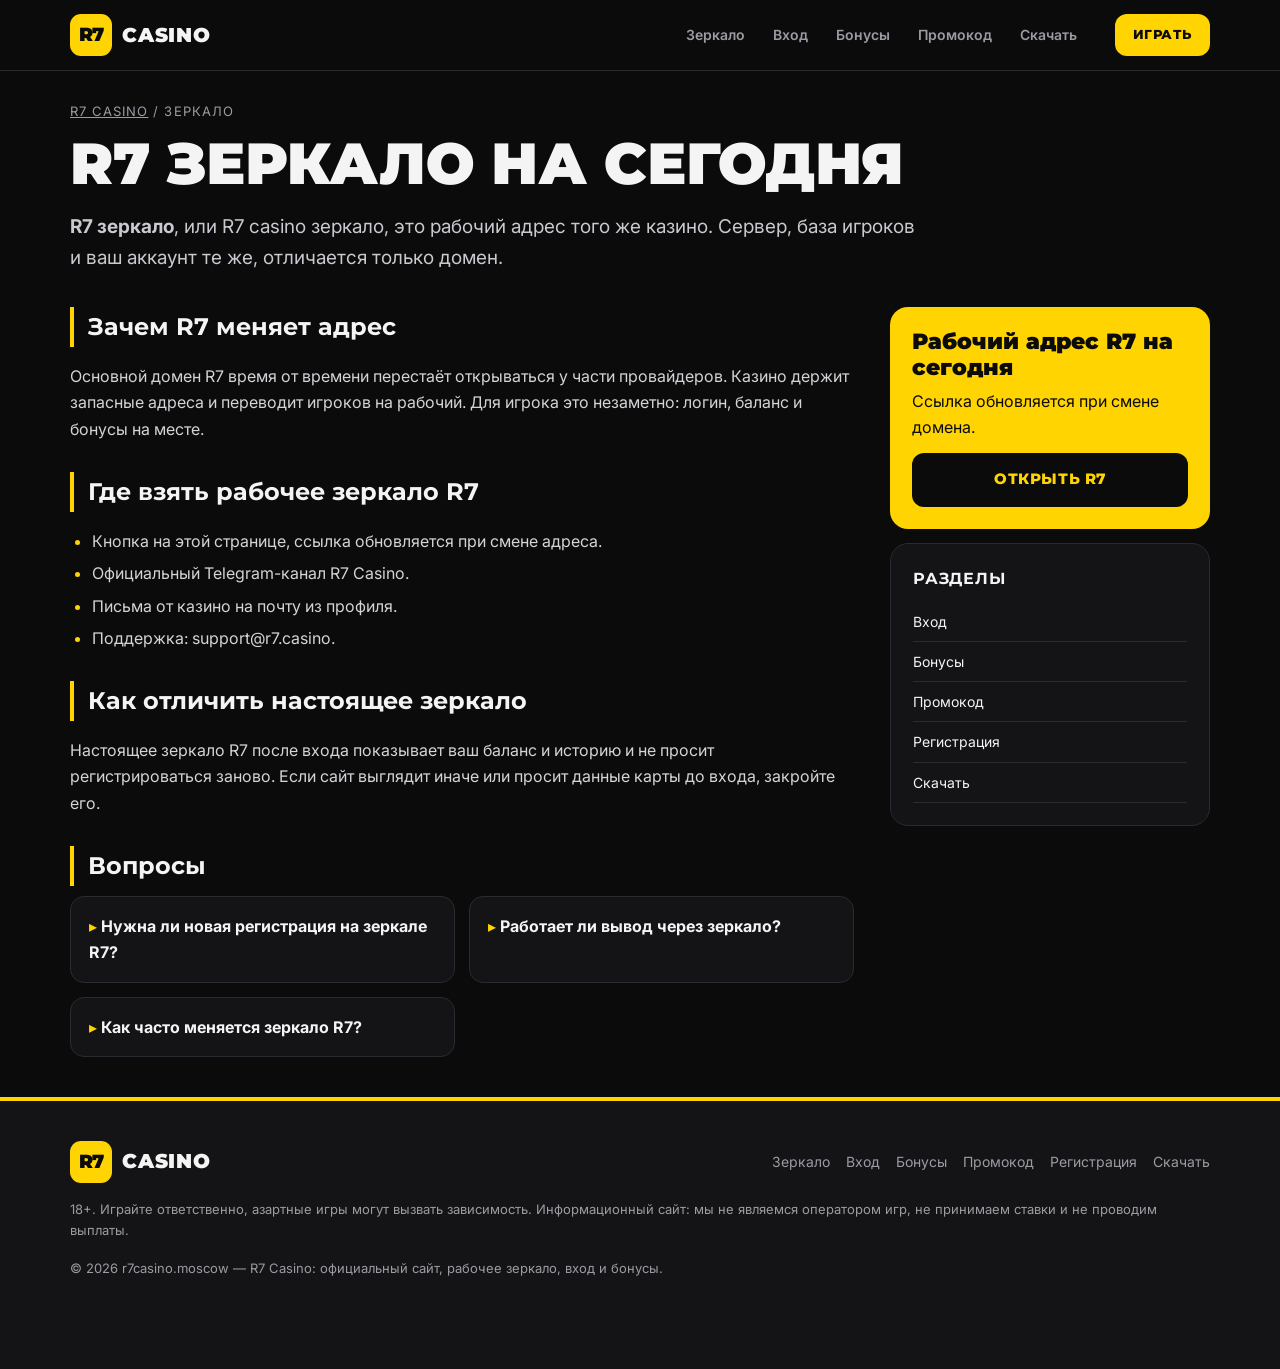
<file: zerkalo/index.html>
<!DOCTYPE html>
<html lang="ru">
<head>
<meta charset="utf-8" />
<meta name="viewport" content="width=device-width, initial-scale=1" />
<title>R7 зеркало — рабочее зеркало R7 Casino на сегодня: актуальный адрес</title>
<meta name="description" content="Рабочее зеркало R7 Casino на сегодня: тот же сайт и аккаунт по новому адресу. Зачем нужно зеркало R7, где брать ссылку и как отличить настоящее. 18+." />
<meta name="robots" content="index, follow, max-image-preview:large" />
<meta name="theme-color" content="#0B0B0C" />
<meta name="yandex-verification" content="f2b6cec23e2b5ab4" />
<link rel="canonical" href="https://r7casino.moscow/zerkalo/" />
<meta property="og:type" content="website" />
<meta property="og:site_name" content="R7 Casino" />
<meta property="og:title" content="R7 зеркало — рабочее зеркало R7 Casino на сегодня: актуальный адрес" />
<meta property="og:description" content="Рабочее зеркало R7 Casino на сегодня: тот же сайт и аккаунт по новому адресу. Зачем нужно зеркало R7, где брать ссылку и как отличить настоящее. 18+." />
<meta property="og:url" content="https://r7casino.moscow/zerkalo/" />
<meta property="og:image" content="https://r7casino.moscow/assets/og.png" />
<meta property="og:locale" content="ru_RU" />
<link rel="icon" href="/favicon.ico" sizes="any" />
<link rel="apple-touch-icon" href="/assets/icon-180.png" />
<link rel="preconnect" href="https://fonts.googleapis.com" />
<link rel="preconnect" href="https://fonts.gstatic.com" crossorigin />
<link rel="stylesheet" href="https://fonts.googleapis.com/css2?family=Montserrat:wght@600;700;800;900&family=Inter:wght@400;600&display=swap" />
<link rel="stylesheet" href="/assets/site.css?v=1" />
<script type="application/ld+json">{"@context": "https://schema.org", "@graph": [{"@type": "WebPage", "@id": "https://r7casino.moscow/zerkalo/#page", "url": "https://r7casino.moscow/zerkalo/", "name": "R7 зеркало — рабочее зеркало R7 Casino на сегодня: актуальный адрес", "description": "Рабочее зеркало R7 Casino на сегодня: тот же сайт и аккаунт по новому адресу. Зачем нужно зеркало R7, где брать ссылку и как отличить настоящее. 18+.", "inLanguage": "ru-RU", "isPartOf": {"@id": "https://r7casino.moscow/#website"}}, {"@type": "BreadcrumbList", "itemListElement": [{"@type": "ListItem", "position": 1, "name": "R7 Casino", "item": "https://r7casino.moscow/"}, {"@type": "ListItem", "position": 2, "name": "Зеркало", "item": "https://r7casino.moscow/zerkalo/"}]}, {"@type": "FAQPage", "@id": "https://r7casino.moscow/zerkalo/#faq", "mainEntity": [{"@type": "Question", "name": "Нужна ли новая регистрация на зеркале R7?", "acceptedAnswer": {"@type": "Answer", "text": "Нет, аккаунт общий для всех адресов."}}, {"@type": "Question", "name": "Работает ли вывод через зеркало?", "acceptedAnswer": {"@type": "Answer", "text": "Да, касса работает на любом рабочем адресе."}}, {"@type": "Question", "name": "Как часто меняется зеркало R7?", "acceptedAnswer": {"@type": "Answer", "text": "По мере необходимости, ссылка на этой странице всегда актуальна."}}]}]}</script>
<!-- Yandex.Metrika counter --><script type="text/javascript">(function(m,e,t,r,i,k,a){m[i]=m[i]||function(){(m[i].a=m[i].a||[]).push(arguments)};m[i].l=1*new Date();for(var j=0;j<document.scripts.length;j++){if(document.scripts[j].src===r){return;}}k=e.createElement(t),a=e.getElementsByTagName(t)[0],k.async=1,k.src=r,a.parentNode.insertBefore(k,a)})(window,document,"script","https://mc.yandex.ru/metrika/tag.js?id=114019377","ym");ym(114019377,"init",{ssr:true,webvisor:false,clickmap:true,ecommerce:"dataLayer",accurateTrackBounce:true,trackLinks:true});</script><noscript><div><img src="https://mc.yandex.ru/watch/114019377" style="position:absolute;left:-9999px;" alt=""></div></noscript><!-- /Yandex.Metrika counter -->
</head>
<body class="r7">
<header class="top"><div class="wrap top__in">
<a class="logo" href="/" aria-label="R7 Casino — на главную"><span class="mark">R7</span>Casino</a>
<nav class="nav" aria-label="Меню"><a href="/zerkalo/">Зеркало</a><a href="/vhod/">Вход</a><a href="/bonusy/">Бонусы</a><a href="/promokod/">Промокод</a><a href="/skachat/">Скачать</a></nav>
<a class="btn btn--main btn--sm" href="https://fungame555.store/59cRVh" target="_blank" rel="nofollow noopener">Играть</a>
</div></header>
<main><div class="wrap">
<nav class="crumbs"><a href="/">R7 Casino</a> / Зеркало</nav>
<h1 class="page-h1">R7 зеркало на сегодня</h1><p class="page-lead"><strong>R7 зеркало</strong>, или R7 casino зеркало, это рабочий адрес того же казино. Сервер, база игроков и ваш аккаунт те же, отличается только домен.</p>
<div class="layout"><div class="text"><h2>Зачем R7 меняет адрес</h2>
<p>Основной домен R7 время от времени перестаёт открываться у части провайдеров. Казино держит запасные адреса и переводит игроков на рабочий. Для игрока это незаметно: логин, баланс и бонусы на месте.</p>
<h2>Где взять рабочее зеркало R7</h2>
<ul><li>Кнопка на этой странице, ссылка обновляется при смене адреса.</li><li>Официальный Telegram-канал R7 Casino.</li><li>Письма от казино на почту из профиля.</li><li>Поддержка: support@r7.casino.</li></ul>
<h2>Как отличить настоящее зеркало</h2>
<p>Настоящее зеркало R7 после входа показывает ваш баланс и историю и не просит регистрироваться заново. Если сайт выглядит иначе или просит данные карты до входа, закройте его.</p><h2>Вопросы</h2><div class="faq"><details><summary>Нужна ли новая регистрация на зеркале R7?</summary><p>Нет, аккаунт общий для всех адресов.</p></details><details><summary>Работает ли вывод через зеркало?</summary><p>Да, касса работает на любом рабочем адресе.</p></details><details><summary>Как часто меняется зеркало R7?</summary><p>По мере необходимости, ссылка на этой странице всегда актуальна.</p></details></div></div><aside class="side"><div class="box box--y"><b>Рабочий адрес R7 на сегодня</b>Ссылка обновляется при смене домена.<a class="btn" href="https://fungame555.store/59cRVh" target="_blank" rel="nofollow noopener">Открыть R7</a></div><div class="box"><h3>Разделы</h3><a class="l" href="/vhod/">Вход</a><a class="l" href="/bonusy/">Бонусы</a><a class="l" href="/promokod/">Промокод</a><a class="l" href="/registraciya/">Регистрация</a><a class="l" href="/skachat/">Скачать</a></div></aside></div>
</div></main>
<footer class="foot"><div class="wrap">
<div class="foot__top"><a class="logo logo--foot" href="/"><span class="mark">R7</span>Casino</a><nav class="foot__nav"><a href="/zerkalo/">Зеркало</a><a href="/vhod/">Вход</a><a href="/bonusy/">Бонусы</a><a href="/promokod/">Промокод</a><a href="/registraciya/">Регистрация</a><a href="/skachat/">Скачать</a></nav></div>
<p class="foot__note">18+. Играйте ответственно, азартные игры могут вызвать зависимость. Информационный сайт: мы не являемся оператором игр, не принимаем ставки и не проводим выплаты.</p>
<p class="foot__copy">© 2026 r7casino.moscow — R7 Casino: официальный сайт, рабочее зеркало, вход и бонусы.</p>
</div></footer>
<a class="sticky-cta" href="https://fungame555.store/59cRVh" target="_blank" rel="nofollow noopener">Открыть R7</a>
</body>
</html>
</file>
<file: assets/site.css>
:root{--y:#FFD400;--y2:#F2B800;--bk:#0B0B0C;--bk2:#141416;--bk3:#1D1D21;--tx:#F4F4F5;--mt:#9B9BA3;--ln:#2A2A30}
*{box-sizing:border-box}body{margin:0;background:var(--bk);color:var(--tx);font:16px/1.65 "Inter",system-ui,sans-serif}
a{color:var(--y)}img{max-width:100%;height:auto}.wrap{max-width:1180px;margin:0 auto;padding:0 20px}
h1,h2,h3,.logo,.btn{font-family:"Montserrat",system-ui,sans-serif}
.top{border-bottom:1px solid var(--ln);background:var(--bk)}.top__in{display:flex;align-items:center;gap:26px;height:70px}
.logo{display:inline-flex;align-items:center;gap:10px;text-decoration:none;color:var(--tx);font-weight:900;font-size:20px;letter-spacing:.04em;text-transform:uppercase}
.mark{width:42px;height:42px;border-radius:11px;background:var(--y);color:var(--bk);display:grid;place-items:center;font-weight:900;font-size:19px;letter-spacing:-.04em}
.nav{display:flex;gap:4px;margin-left:auto}.nav a{color:var(--mt);text-decoration:none;font-weight:600;font-size:14px;padding:8px 12px;border-radius:8px}.nav a:hover{color:var(--bk);background:var(--y)}
.btn{display:inline-flex;align-items:center;justify-content:center;min-height:54px;padding:0 30px;border-radius:12px;font-weight:800;font-size:15px;text-transform:uppercase;letter-spacing:.04em;text-decoration:none}
.btn--main{background:var(--y);color:var(--bk)}.btn--main:hover{background:#fff}
.btn--line{border:2px solid var(--y);color:var(--y)}.btn--sm{min-height:42px;padding:0 18px;font-size:13px}
.hero{padding:70px 0 40px;text-align:center;position:relative;overflow:hidden}
.hero:before{content:"R7";position:absolute;left:50%;top:-40px;transform:translateX(-50%);font:900 420px/1 "Montserrat",sans-serif;color:rgba(255,212,0,.05);letter-spacing:-.06em;pointer-events:none}
.hero .eyebrow{display:inline-block;color:var(--y);font-weight:700;font-size:13px;letter-spacing:.2em;text-transform:uppercase;margin-bottom:16px}
.hero h1{font-size:clamp(34px,6vw,72px);line-height:1.02;margin:0 auto 18px;max-width:980px;text-transform:uppercase;font-weight:900;letter-spacing:-.02em}
.hero h1 span{color:var(--y)}.hero p{max-width:720px;margin:0 auto 28px;color:#C9C9CF;font-size:18px}
.hero__btns{display:flex;gap:12px;justify-content:center;flex-wrap:wrap}
.tiles{display:grid;grid-template-columns:repeat(3,1fr);gap:16px;margin-top:46px}
.tile{display:block;text-align:left;text-decoration:none;color:var(--tx);background:var(--bk2);border:1px solid var(--ln);border-radius:18px;padding:24px;position:relative;transition:border-color .15s,transform .15s}
.tile:hover{border-color:var(--y);transform:translateY(-3px)}.tile small{color:var(--y);font-weight:700;letter-spacing:.12em;text-transform:uppercase;font-size:12px}
.tile b{display:block;font-family:"Montserrat",sans-serif;font-size:22px;margin:6px 0}.tile span{color:var(--mt);font-size:14px}
.tile:after{content:"→";position:absolute;right:22px;top:22px;color:var(--y);font-size:22px}
.band{background:var(--y);color:var(--bk);padding:22px 0}.band__in{display:flex;justify-content:space-around;gap:20px;flex-wrap:wrap;text-align:center}
.band b{display:block;font:900 26px/1.1 "Montserrat",sans-serif}.band span{font-size:14px;font-weight:600}
.sec{padding:60px 0}.sec h2.t{font-size:clamp(26px,3.6vw,40px);text-transform:uppercase;font-weight:900;margin:0 0 26px}.sec h2.t span{color:var(--y)}
.layout{display:grid;grid-template-columns:1fr 320px;gap:36px;align-items:start}
.text h2{font-size:24px;margin:30px 0 10px;padding-left:14px;border-left:4px solid var(--y)}.text h2:first-child{margin-top:0}
.text p{color:#D4D4D8}.text ul,.text ol{padding-left:22px;color:#D4D4D8}.text li{margin:6px 0}.text li::marker{color:var(--y);font-weight:700}
.side{position:sticky;top:20px;display:grid;gap:14px}
.box{background:var(--bk2);border:1px solid var(--ln);border-radius:18px;padding:22px}
.box--y{background:var(--y);color:var(--bk);border:0}.box--y b{font:900 22px/1.15 "Montserrat",sans-serif;display:block;margin-bottom:8px}.box--y .btn{background:var(--bk);color:var(--y);width:100%;margin-top:12px}
.box h3{margin:0 0 10px;font-size:16px;text-transform:uppercase;letter-spacing:.05em}.box a.l{display:block;color:var(--tx);text-decoration:none;padding:8px 0;border-bottom:1px solid var(--ln);font-size:14px}.box a.l:hover{color:var(--y)}
.faq{display:grid;grid-template-columns:1fr 1fr;gap:14px}
.faq details{background:var(--bk2);border:1px solid var(--ln);border-radius:14px;padding:0 18px}
.faq summary{cursor:pointer;font-weight:700;padding:16px 0;list-style:none}.faq summary:before{content:"▸ ";color:var(--y)}.faq details[open] summary:before{content:"▾ "}
.faq p{margin:0 0 16px;color:var(--mt)}
.hub{display:grid;grid-template-columns:repeat(3,1fr);gap:12px}
.hub a{background:var(--bk2);border:1px solid var(--ln);border-radius:14px;padding:16px 18px;text-decoration:none;color:var(--tx)}.hub a:hover{border-color:var(--y)}
.hub b{display:block;font-family:"Montserrat",sans-serif;text-transform:uppercase}.hub span{font-size:13px;color:var(--mt)}
.crumbs{font-size:13px;color:var(--mt);margin:30px 0 12px;text-transform:uppercase;letter-spacing:.08em}.crumbs a{color:var(--mt)}
.page-h1{font-size:clamp(30px,5vw,58px);text-transform:uppercase;font-weight:900;line-height:1.04;margin:0 0 16px}
.page-lead{font-size:19px;color:#C9C9CF;max-width:860px;margin:0 0 34px}
.foot{border-top:4px solid var(--y);background:var(--bk2);padding:40px 0 90px;margin-top:40px}
.foot__top{display:flex;justify-content:space-between;align-items:center;gap:20px;flex-wrap:wrap}.foot__nav{display:flex;gap:16px;flex-wrap:wrap}.foot__nav a{color:var(--mt);text-decoration:none;font-size:14px}
.foot__note,.foot__copy{color:var(--mt);font-size:13px;margin:16px 0 0}.sticky-cta{display:none}
@media(max-width:960px){.layout{grid-template-columns:1fr}.side{position:static}.tiles,.hub{grid-template-columns:1fr 1fr}.faq{grid-template-columns:1fr}}
@media(max-width:680px){.nav{display:none}.top .btn--sm{margin-left:auto}.tiles,.hub{grid-template-columns:1fr}.hero:before{font-size:220px}
.sticky-cta{display:flex;position:fixed;left:12px;right:12px;bottom:12px;z-index:30;min-height:52px;border-radius:12px;align-items:center;justify-content:center;background:var(--y);color:var(--bk);font:800 15px "Montserrat",sans-serif;text-transform:uppercase;text-decoration:none;box-shadow:0 10px 30px rgba(0,0,0,.5)}}
</file>
